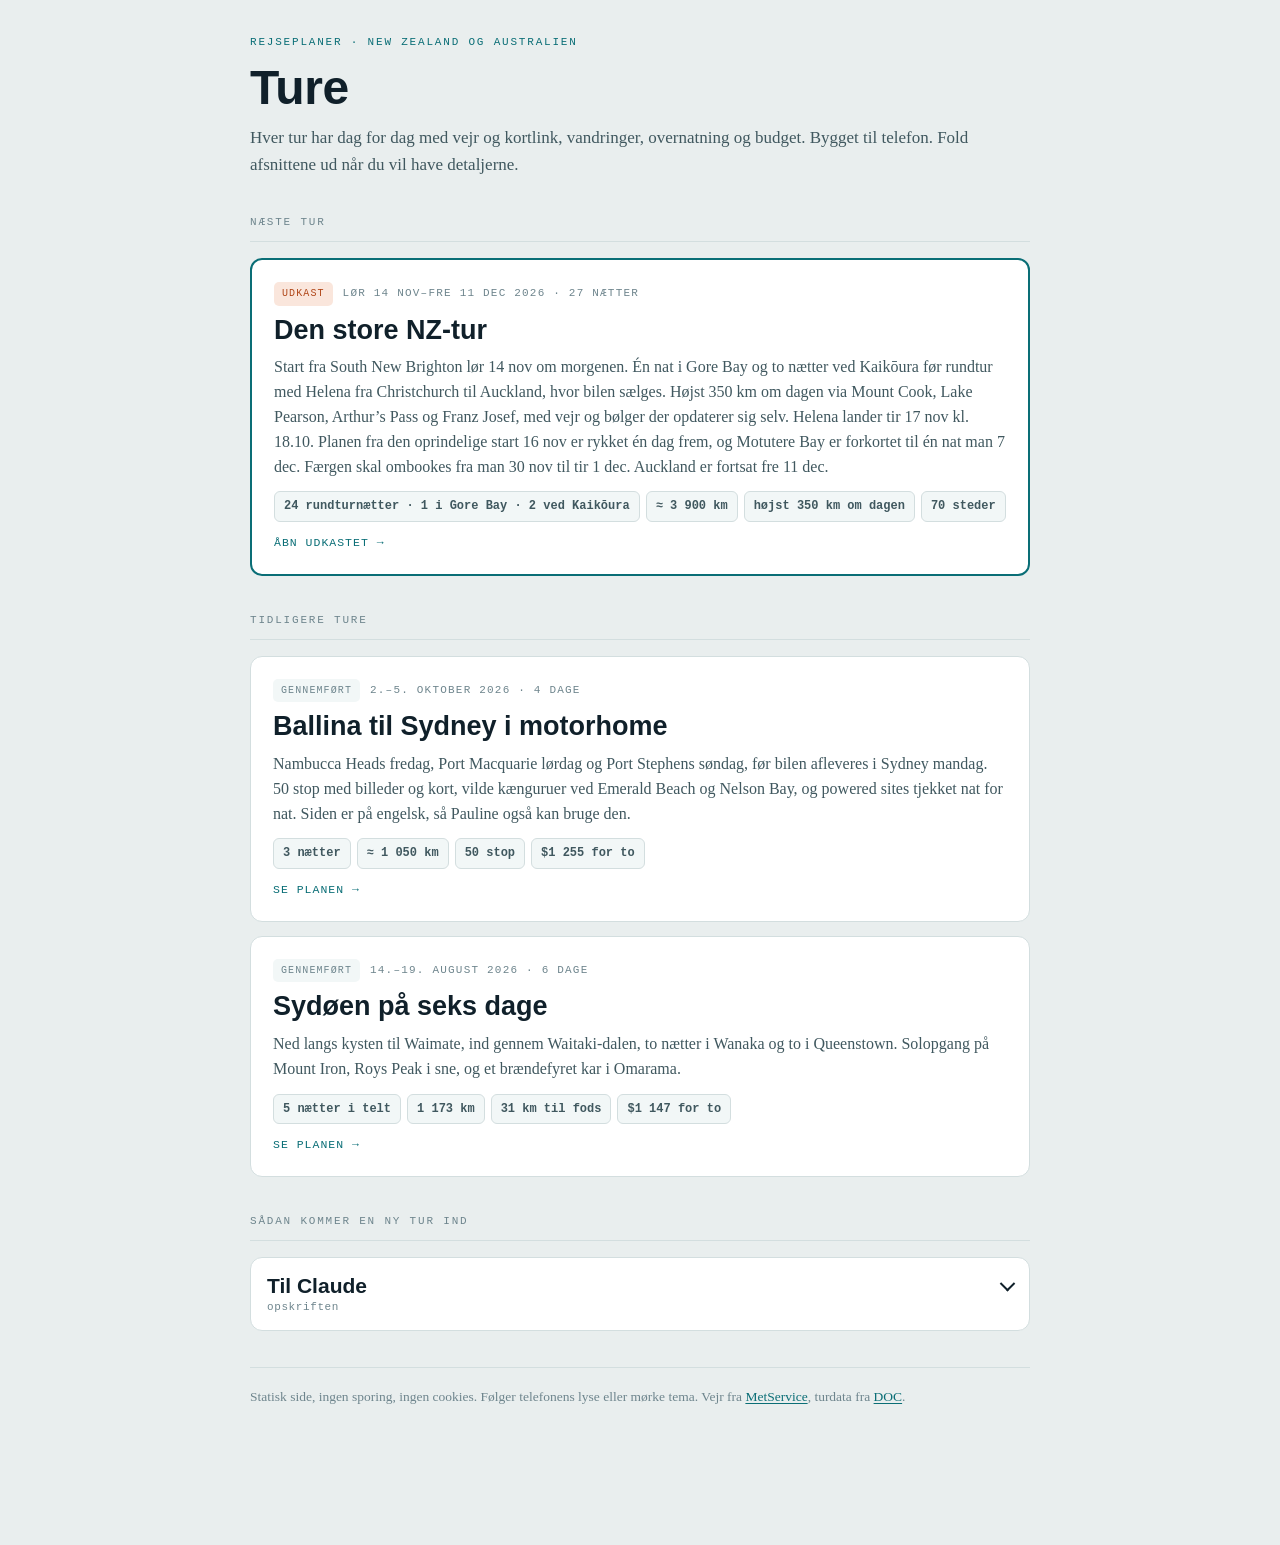
<file: index.html>
<!doctype html>
<html lang="da">
<head>
<meta charset="utf-8">
<meta name="viewport" content="width=device-width, initial-scale=1">
<title>Ture · Karstens rejseplaner</title>
<meta name="description" content="Samling af planlagte og gennemførte ture. Hver tur har dag for dag, vejr, vandringer, kortlink og budget.">
<meta name="theme-color" content="#0A6E76">
<link rel="stylesheet" href="assets/style.css">
<link rel="icon" href="data:image/svg+xml,<svg xmlns=%22http://www.w3.org/2000/svg%22 viewBox=%220 0 100 100%22><text y=%22.9em%22 font-size=%2290%22>🏔️</text></svg>">
</head>
<body>

<div class="wrap">

  <header class="top">
    <p class="eyebrow">Rejseplaner · New Zealand og Australien</p>
    <h1>Ture</h1>
    <p class="standfirst">Hver tur har dag for dag med vejr og kortlink, vandringer, overnatning og budget. Bygget til telefon. Fold afsnittene ud når du vil have detaljerne.</p>
  </header>

  <section>
    <h2 class="sec">Næste tur</h2>

    <div class="trips">

      <!-- ===================================================================
           TURKORT — kopiér blokken herunder når der skal en ny tur ind.
           badge: soon = kommende · done = gennemført · idea = idé
           =================================================================== -->

      <a class="trip next" href="trips/2026-11-nz-rundtur.html">
        <div class="trip-when">
          <span class="badge idea">Udkast</span>
          <span>lør 14 nov–fre 11 dec 2026 · 27 nætter</span>
        </div>
        <h3>Den store NZ-tur</h3>
        <p>Start fra South New Brighton lør 14 nov om morgenen. Én nat i Gore Bay og to nætter ved Kaikōura før rundtur med Helena fra Christchurch til Auckland, hvor bilen sælges. Højst 350 km om dagen via Mount Cook, Lake Pearson, Arthur’s Pass og Franz Josef, med vejr og bølger der opdaterer sig selv. Helena lander tir 17 nov kl. 18.10. Planen fra den oprindelige start 16 nov er rykket én dag frem, og Motutere Bay er forkortet til én nat man 7 dec. Færgen skal ombookes fra man 30 nov til tir 1 dec. Auckland er fortsat fre 11 dec.</p>
        <div class="trip-stats">
          <span>24 rundturnætter · 1 i Gore Bay · 2 ved Kaikōura</span>
          <span>≈ 3 900 km</span>
          <span>højst 350 km om dagen</span>
          <span>70 steder</span>
        </div>
        <div class="trip-go">Åbn udkastet →</div>
      </a>

    </div>
  </section>

  <section>
    <h2 class="sec">Tidligere ture</h2>
    <div class="trips">

      <!-- ===================================================================
           TIDLIGERE TURE
           Kopiér blokken herunder pr. tur. Har turen ingen egen side endnu,
           så lad den være et <div class="trip"> uden href, og skift
           .trip-go ud med en tom streng. Ellers peg href mod trips/-filen.
           =================================================================== -->

      <a class="trip" href="trips/2026-10-brisbane-sydney.html">
        <div class="trip-when">
          <span class="badge done">Gennemført</span>
          <span>2.–5. oktober 2026 · 4 dage</span>
        </div>
        <h3>Ballina til Sydney i motorhome</h3>
        <p>Nambucca Heads fredag, Port Macquarie lørdag og Port Stephens søndag, før bilen afleveres i Sydney mandag. 50 stop med billeder og kort, vilde kænguruer ved Emerald Beach og Nelson Bay, og powered sites tjekket nat for nat. Siden er på engelsk, så Pauline også kan bruge den.</p>
        <div class="trip-stats">
          <span>3 nætter</span>
          <span>≈ 1 050 km</span>
          <span>50 stop</span>
          <span>$1 255 for to</span>
        </div>
        <div class="trip-go">Se planen →</div>
      </a>

      <a class="trip" href="trips/2026-08-sydoeen.html">
        <div class="trip-when">
          <span class="badge done">Gennemført</span>
          <span>14.–19. august 2026 · 6 dage</span>
        </div>
        <h3>Sydøen på seks dage</h3>
        <p>Ned langs kysten til Waimate, ind gennem Waitaki-dalen, to nætter i Wanaka og to i Queenstown. Solopgang på Mount Iron, Roys Peak i sne, og et brændefyret kar i Omarama.</p>
        <div class="trip-stats">
          <span>5 nætter i telt</span>
          <span>1 173 km</span>
          <span>31 km til fods</span>
          <span>$1 147 for to</span>
        </div>
        <div class="trip-go">Se planen →</div>
      </a>

    </div>
  </section>

  <section>
    <h2 class="sec">Sådan kommer en ny tur ind</h2>
    <div class="panel">
      <details>
        <summary><span class="lead">Til Claude</span> <span class="hint">opskriften</span></summary>
        <div class="det-body">
          <p style="margin:0;font-size:16px;color:var(--ink-2);">Sig bare <em>&laquo;læg turen ind i ture-platformen&raquo;</em>. Fremgangsmåden ligger i <code>README.md</code> i repoet, og kort fortalt er den:</p>
          <ul class="plain">
            <li>Ny fil i <code>trips/</code> med navnet <code>ÅÅÅÅ-MM-sted.html</code></li>
            <li>Den linker til <code>../assets/style.css</code> og <code>../assets/map.js</code>, så designet følger med af sig selv</li>
            <li>Samme opbygning: dagkort med vejr og kortlink, foldbare paneler til kort, vejr, vandringer, budget og pakkeliste</li>
            <li>Et nyt turkort øverst i <code>index.html</code>, og den gamle tur flytter ned under Tidligere</li>
            <li>Commit og push, så er den live på GitHub Pages efter cirka 30 sekunder</li>
          </ul>
          <p class="note ok"><b>Designet skal ikke genopfindes.</b> Alt ligger i <code>assets/style.css</code>. Skal en ny tur have en ny komponent, så læg den i stilarket så den også kan bruges næste gang.</p>
        </div>
      </details>
    </div>
  </section>

  <footer>
    Statisk side, ingen sporing, ingen cookies. Følger telefonens lyse eller mørke tema.
    Vejr fra <a href="https://www.metservice.com/" target="_blank" rel="noopener noreferrer">MetService</a>, turdata fra <a href="https://www.doc.govt.nz/" target="_blank" rel="noopener noreferrer">DOC</a>.
  </footer>

</div>

</body>
</html>
</file>
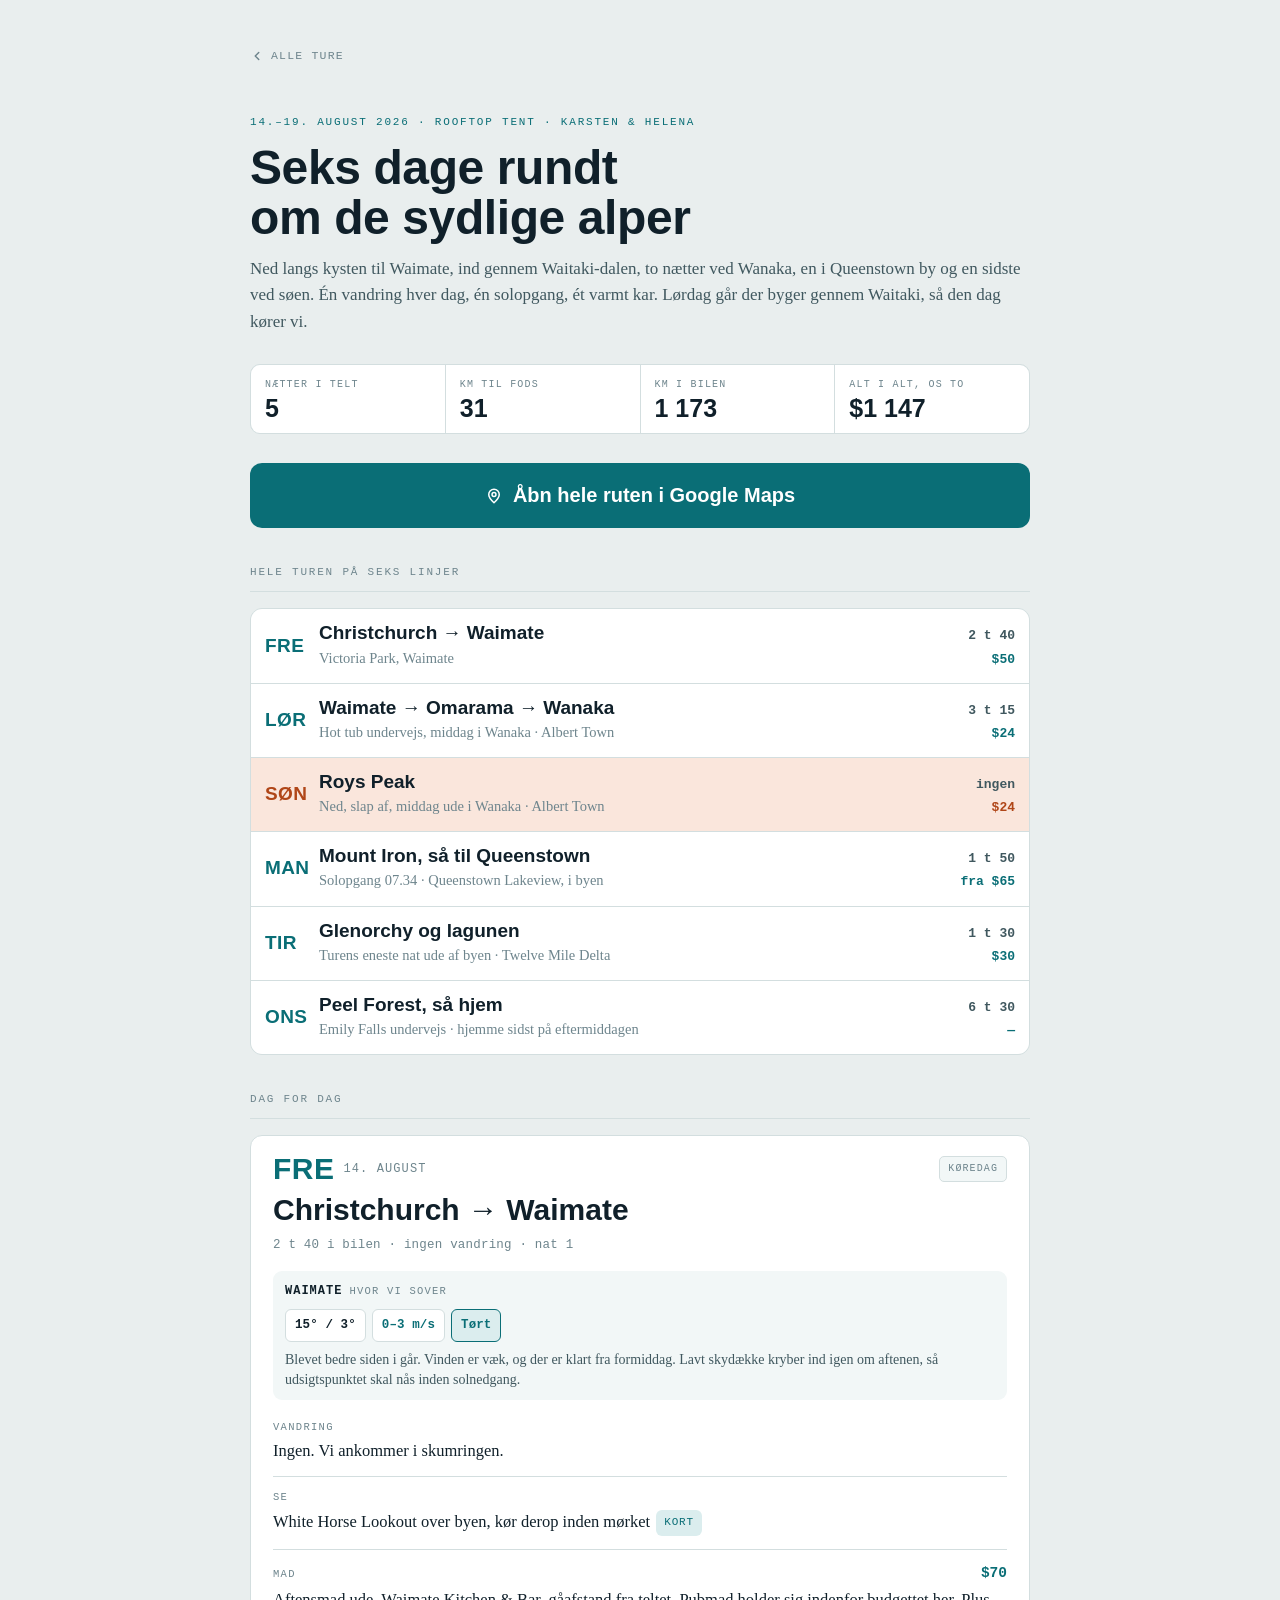
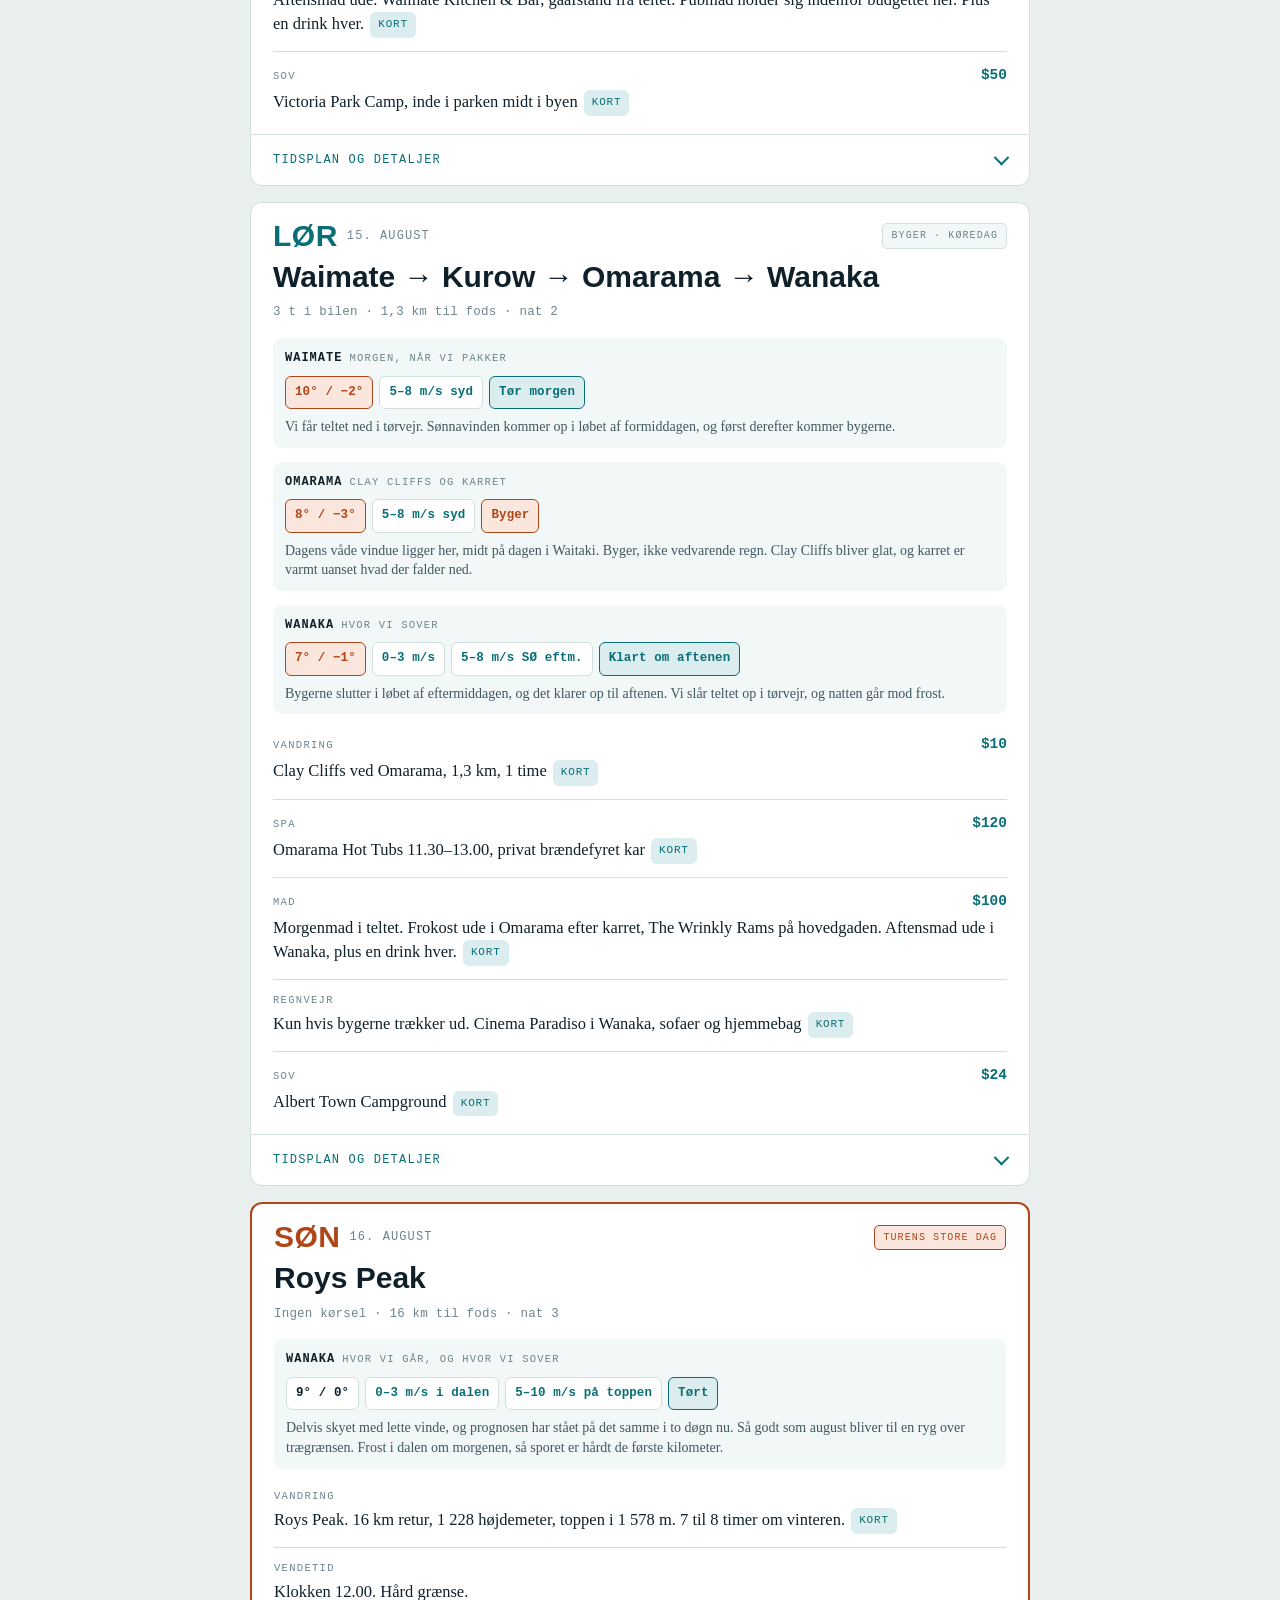
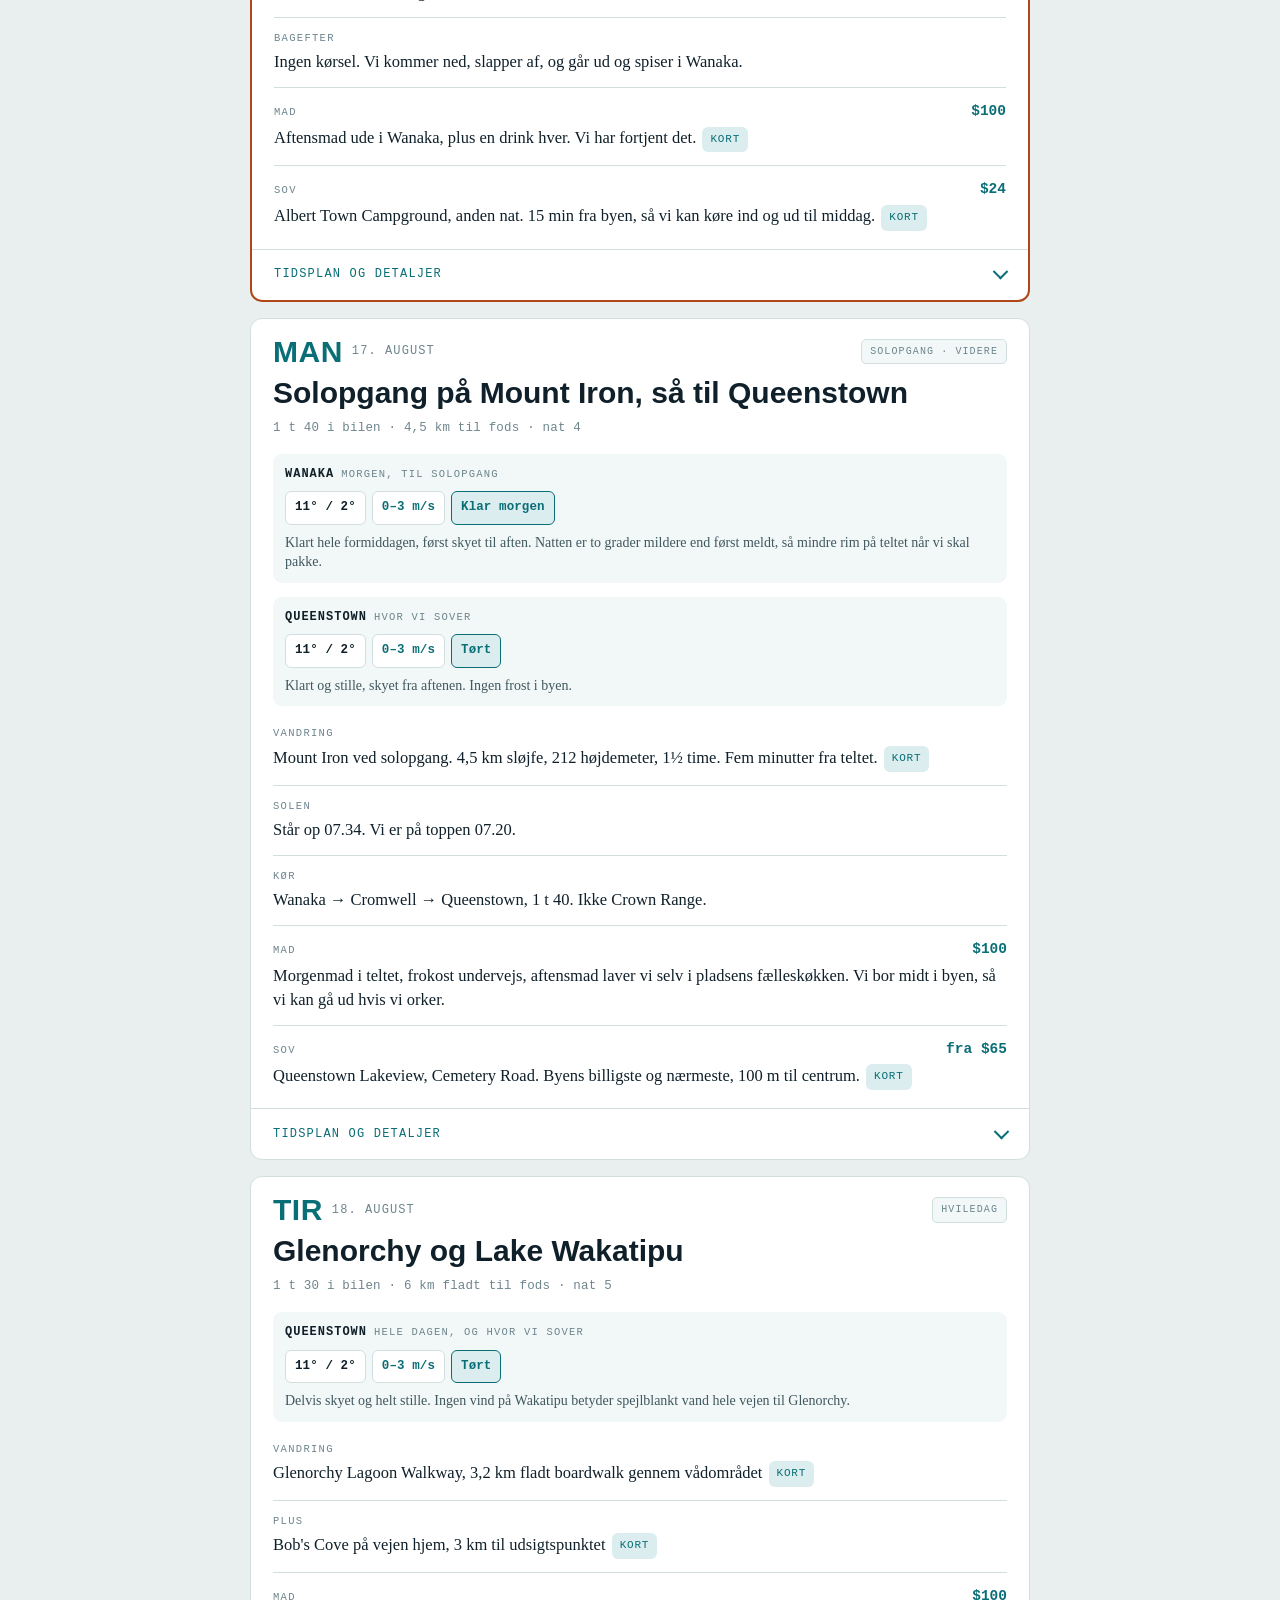
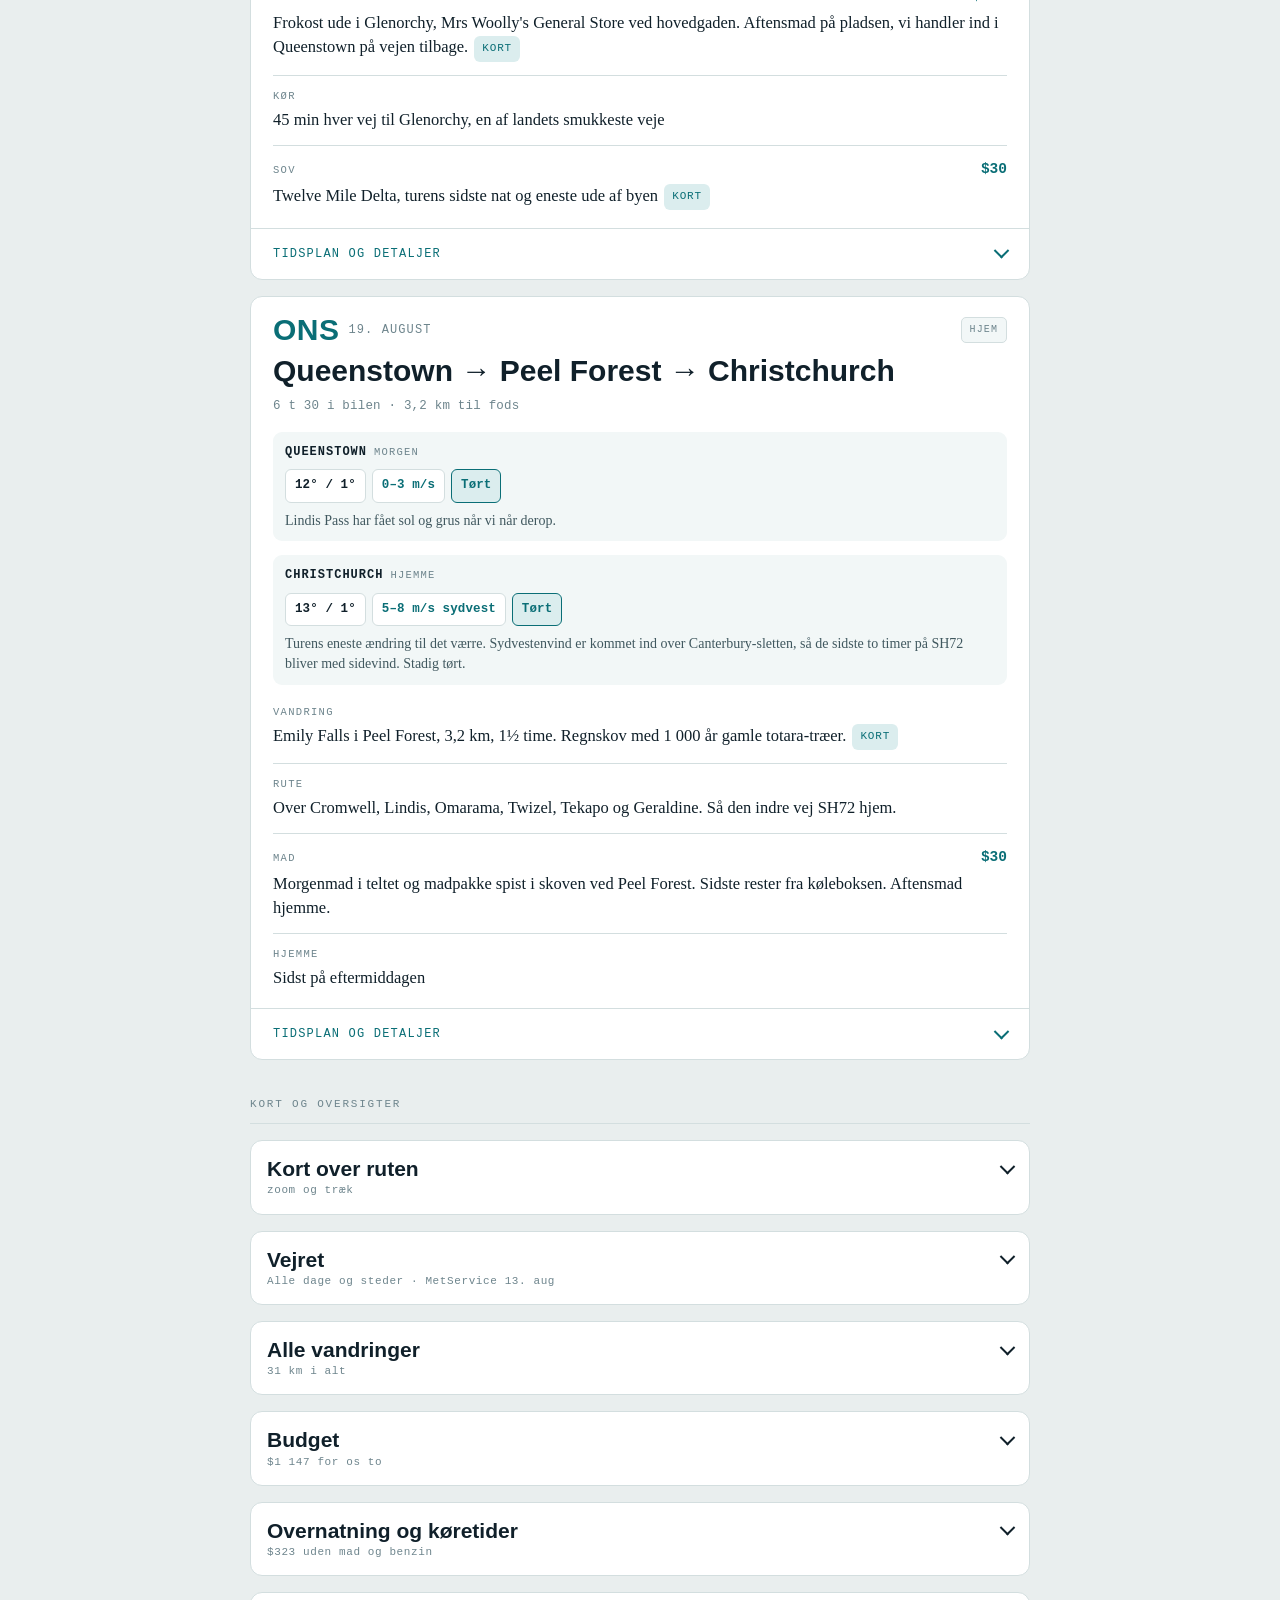
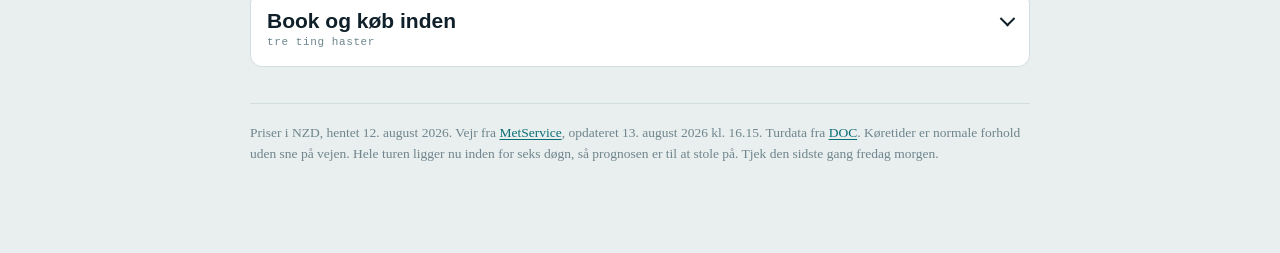
<file: trips/2026-08-sydoeen.html>
<!doctype html>
<html lang="da">
<head>
<meta charset="utf-8">
<meta name="viewport" content="width=device-width, initial-scale=1">
<title>Sydøen på seks dage · 14.–19. august 2026 · Ture</title>
<meta name="description" content="Roadtrip på New Zealands Sydø: Waimate, Waitaki, Wanaka, Roys Peak og Queenstown. Seks dage, fem nætter i rooftop tent.">
<meta name="theme-color" content="#0A6E76">
<link rel="stylesheet" href="../assets/style.css">
<link rel="icon" href="data:image/svg+xml,<svg xmlns=%22http://www.w3.org/2000/svg%22 viewBox=%220 0 100 100%22><text y=%22.9em%22 font-size=%2290%22>🏔️</text></svg>">
</head>
<body>
<div class="wrap">
  <a class="back" href="../index.html">
    <svg width="14" height="14" viewBox="0 0 24 24" fill="none" stroke="currentColor" stroke-width="2.5" stroke-linecap="round" stroke-linejoin="round" aria-hidden="true"><path d="M15 18l-6-6 6-6"/></svg>
    Alle ture
  </a>


  <header class="top">
    <p class="eyebrow">14.–19. august 2026 · rooftop tent · Karsten &amp; Helena</p>
    <h1>Seks dage rundt om de sydlige alper</h1>
    <p class="standfirst">Ned langs kysten til Waimate, ind gennem Waitaki-dalen, to nætter ved Wanaka, en i Queenstown by og en sidste ved søen. Én vandring hver dag, én solopgang, ét varmt kar. Lørdag går der byger gennem Waitaki, så den dag kører vi.</p>

    <dl class="facts">
      <div class="fact"><dt>Nætter i telt</dt><dd>5</dd></div>
      <div class="fact"><dt>Km til fods</dt><dd>31</dd></div>
      <div class="fact"><dt>Km i bilen</dt><dd>1 173</dd></div>
      <div class="fact"><dt>Alt i alt, os to</dt><dd>$1 147</dd></div>
    </dl>

    <a class="cta" href="https://www.google.com/maps/dir/?api=1&amp;origin=Christchurch,New+Zealand&amp;destination=Christchurch,New+Zealand&amp;waypoints=Waimate,New+Zealand%7CKurow,New+Zealand%7COmarama,New+Zealand%7CWanaka,New+Zealand%7CQueenstown,New+Zealand&amp;travelmode=driving" target="_blank" rel="noopener noreferrer">
      <svg width="18" height="18" viewBox="0 0 24 24" fill="none" stroke="currentColor" stroke-width="2" stroke-linecap="round" stroke-linejoin="round" aria-hidden="true"><path d="M12 21s-7-6.4-7-11a7 7 0 1 1 14 0c0 4.6-7 11-7 11z"/><circle cx="12" cy="10" r="2.6"/></svg>
      Åbn hele ruten i Google Maps
    </a>
  </header>

    <section>
    <h2 class="sec">Hele turen på seks linjer</h2>
    <ol class="ov">
      <li><a href="#fre">
        <span class="ov-day">FRE</span>
        <span class="ov-route">Christchurch → Waimate</span>
        <span class="ov-sleep">Victoria Park, Waimate</span>
        <span class="ov-drive">2 t 40</span>
        <span class="ov-cost">$50</span>
      </a></li>
      <li><a href="#lor">
        <span class="ov-day">LØR</span>
        <span class="ov-route">Waimate → Omarama → Wanaka</span>
        <span class="ov-sleep">Hot tub undervejs, middag i Wanaka · Albert Town</span>
        <span class="ov-drive">3 t 15</span>
        <span class="ov-cost">$24</span>
      </a></li>
      <li class="big"><a href="#son">
        <span class="ov-day">SØN</span>
        <span class="ov-route">Roys Peak</span>
        <span class="ov-sleep">Ned, slap af, middag ude i Wanaka · Albert Town</span>
        <span class="ov-drive">ingen</span>
        <span class="ov-cost">$24</span>
      </a></li>
      <li><a href="#man">
        <span class="ov-day">MAN</span>
        <span class="ov-route">Mount Iron, så til Queenstown</span>
        <span class="ov-sleep">Solopgang 07.34 · Queenstown Lakeview, i byen</span>
        <span class="ov-drive">1 t 50</span>
        <span class="ov-cost">fra $65</span>
      </a></li>
      <li><a href="#tir">
        <span class="ov-day">TIR</span>
        <span class="ov-route">Glenorchy og lagunen</span>
        <span class="ov-sleep">Turens eneste nat ude af byen · Twelve Mile Delta</span>
        <span class="ov-drive">1 t 30</span>
        <span class="ov-cost">$30</span>
      </a></li>
      <li><a href="#ons">
        <span class="ov-day">ONS</span>
        <span class="ov-route">Peel Forest, så hjem</span>
        <span class="ov-sleep">Emily Falls undervejs · hjemme sidst på eftermiddagen</span>
        <span class="ov-drive">6 t 30</span>
        <span class="ov-cost">—</span>
      </a></li>
    </ol>
  </section>

  <section>
    <h2 class="sec">Dag for dag</h2>

    <div class="days">

      <!-- ============ FREDAG ============ -->
      <article class="day" id="fre">
        <div class="day-head">
          <div class="day-id"><span class="dow">FRE</span><span class="date">14. august</span><span class="tagline">Køredag</span></div>
          <h3 class="day-title">Christchurch → Waimate</h3>
          <p class="day-sum">2 t 40 i bilen · ingen vandring · nat 1</p>
        </div>

        <div class="wx">
          <div class="wx-row">
            <div class="wx-place"><strong>Waimate</strong>hvor vi sover</div>
            <div class="chips">
              <span class="chip">15° / 3°</span>
              <span class="chip wind">0–3 m/s</span>
              <span class="chip dry">Tørt</span>
            </div>
              <p class="wx-note">Blevet bedre siden i går. Vinden er væk, og der er klart fra formiddag. Lavt skydække kryber ind igen om aftenen, så udsigtspunktet skal nås inden solnedgang.</p>
          </div>
        </div>

        <ul class="keys">
          <li><div class="k-top"><b>Vandring</b></div><div class="val">Ingen. Vi ankommer i skumringen.</div></li>
          <li><div class="k-top"><b>Se</b></div><div class="val">White Horse Lookout over byen, kør derop inden mørket <a class="pin" href="https://www.google.com/maps/search/?api=1&amp;query=White+Horse+Lookout+Waimate" target="_blank" rel="noopener noreferrer">Kort</a></div></li>
          <li><div class="k-top"><b>Mad</b><span class="cost">$70</span></div><div class="val">Aftensmad ude. Waimate Kitchen &amp; Bar, gåafstand fra teltet. Pubmad holder sig indenfor budgettet her. Plus en drink hver. <a class="pin" href="https://www.google.com/maps/search/?api=1&amp;query=The+Waimate+Kitchen+and+Bar" target="_blank" rel="noopener noreferrer">Kort</a></div></li>
          <li><div class="k-top"><b>Sov</b><span class="cost">$50</span></div><div class="val">Victoria Park Camp, inde i parken midt i byen <a class="pin" href="https://www.google.com/maps/search/?api=1&amp;query=Victoria+Park+Camping+Ground+Waimate" target="_blank" rel="noopener noreferrer">Kort</a></div></li>
        </ul>

        <details>
          <summary>Tidsplan og detaljer</summary>
          <div class="det-body">
            <ul class="tl">
              <li><time>14.00</time><span>Kør fra Christchurch når indkøbet er overstået. SH1 ned over Ashburton og Timaru, så 8 km ind i landet.</span></li>
              <li><time>16.40</time><span>I Waimate. Slå teltet op i Victoria Park mens der stadig er lys.</span></li>
              <li><time>17.10</time><span>White Horse Lookout. Udsigt over sletten til Stillehavet i den ene retning og op ad Waitaki i den anden, altså den vej vi skal i morgen. Solnedgang 17.48.</span></li>
              <li><time>18.30</time><span>Middag i byen. Alle tre spisesteder er i gåafstand fra pladsen, så vi kan drikke et glas til.</span></li>
            </ul>
            <p class="note ok"><b>Wallabyerne er gratis.</b> Der er en indhegning med wallabyer, påfugle og fugle inde i Victoria Park, altså lige uden for teltet. Waimate er den eneste by i landet hvor de også lever vildt i bakkerne omkring.</p>
            <p class="note">Ring til spisestedet i forvejen. Det er en lille by og en vinterfredag, så åbningstiderne kan svigte. Alternativerne er Waimate Hotel med bistro og havebar, og Studholme Hotel som serverer 17 til 20.</p>
          </div>
        </details>
      </article>

      <!-- ============ LØRDAG ============ -->
      <article class="day" id="lor">
        <div class="day-head">
          <div class="day-id"><span class="dow">LØR</span><span class="date">15. august</span><span class="tagline">Byger · køredag</span></div>
          <h3 class="day-title">Waimate → Kurow → Omarama → Wanaka</h3>
          <p class="day-sum">3 t i bilen · 1,3 km til fods · nat 2</p>
        </div>

        <div class="wx">
          <div class="wx-row">
            <div class="wx-place"><strong>Waimate</strong>morgen, når vi pakker</div>
            <div class="chips">
              <span class="chip cold">10° / −2°</span>
              <span class="chip wind">5–8 m/s syd</span>
              <span class="chip dry">Tør morgen</span>
            </div>
              <p class="wx-note">Vi får teltet ned i tørvejr. Sønnavinden kommer op i løbet af formiddagen, og først derefter kommer bygerne.</p>
          </div>
          <div class="wx-row">
            <div class="wx-place"><strong>Omarama</strong>Clay Cliffs og karret</div>
            <div class="chips">
              <span class="chip cold">8° / −3°</span>
              <span class="chip wind">5–8 m/s syd</span>
              <span class="chip wet">Byger</span>
            </div>
              <p class="wx-note">Dagens våde vindue ligger her, midt på dagen i Waitaki. Byger, ikke vedvarende regn. Clay Cliffs bliver glat, og karret er varmt uanset hvad der falder ned.</p>
          </div>
          <div class="wx-row">
            <div class="wx-place"><strong>Wanaka</strong>hvor vi sover</div>
            <div class="chips">
              <span class="chip cold">7° / −1°</span>
              <span class="chip wind">0–3 m/s</span>
              <span class="chip wind">5–8 m/s SØ eftm.</span>
              <span class="chip dry">Klart om aftenen</span>
            </div>
              <p class="wx-note">Bygerne slutter i løbet af eftermiddagen, og det klarer op til aftenen. Vi slår teltet op i tørvejr, og natten går mod frost.</p>
          </div>
        </div>

        <ul class="keys">
          <li><div class="k-top"><b>Vandring</b><span class="cost">$10</span></div><div class="val">Clay Cliffs ved Omarama, 1,3 km, 1 time <a class="pin" href="https://www.google.com/maps/search/?api=1&amp;query=Clay+Cliffs+Omarama" target="_blank" rel="noopener noreferrer">Kort</a></div></li>
          <li><div class="k-top"><b>Spa</b><span class="cost">$120</span></div><div class="val">Omarama Hot Tubs 11.30–13.00, privat brændefyret kar <a class="pin" href="https://www.google.com/maps/search/?api=1&amp;query=Omarama+Hot+Tubs" target="_blank" rel="noopener noreferrer">Kort</a></div></li>
          <li><div class="k-top"><b>Mad</b><span class="cost">$100</span></div><div class="val">Morgenmad i teltet. Frokost ude i Omarama efter karret, The Wrinkly Rams på hovedgaden. Aftensmad ude i Wanaka, plus en drink hver. <a class="pin" href="https://www.google.com/maps/search/?api=1&amp;query=The+Wrinkly+Rams+Omarama" target="_blank" rel="noopener noreferrer">Kort</a></div></li>
          <li><div class="k-top"><b>Regnvejr</b></div><div class="val">Kun hvis bygerne trækker ud. Cinema Paradiso i Wanaka, sofaer og hjemmebag <a class="pin" href="https://www.google.com/maps/search/?api=1&amp;query=Cinema+Paradiso+Wanaka" target="_blank" rel="noopener noreferrer">Kort</a></div></li>
          <li><div class="k-top"><b>Sov</b><span class="cost">$24</span></div><div class="val">Albert Town Campground <a class="pin" href="https://www.google.com/maps/search/?api=1&amp;query=Albert+Town+Campground+Wanaka" target="_blank" rel="noopener noreferrer">Kort</a></div></li>
        </ul>

        <details>
          <summary>Tidsplan og detaljer</summary>
          <div class="det-body">
            <ul class="tl">
              <li><time>09.30</time><span>Pak teltet, og det bliver i tørvejr. SH82 ind gennem bakkerne til Kurow ved Waitaki-floden. <a class="pin" href="https://www.google.com/maps/search/?api=1&amp;query=Kurow+New+Zealand" target="_blank" rel="noopener noreferrer">Kort</a></span></li>
              <li><time>10.20</time><span>Kurow. Videre op ad SH83 langs Aviemore og Benmore, to store dæmningssøer. På en grå dag er de stålblå og helt tomme.</span></li>
              <li><time>11.30</time><span>Omarama Hot Tubs. Halvanden time i vores eget kar, ingen andre gæster, ingen klor. Vi skruer selv op med mere brænde.</span></li>
              <li><time>13.15</time><span>Clay Cliffs, ti minutter fra byen. Forvitrede lerpinakler i smalle kløfter, som et miniature Bryce Canyon midt i tussockgræsset.</span></li>
              <li><time>14.30</time><span>Over Lindis Pass mod Wanaka.</span></li>
              <li><time>15.50</time><span>I Wanaka. Bygerne skulle være holdt op. Aften i byen.</span></li>
            </ul>
            <p class="note"><b>Clay Cliffs kan svigte.</b> Der er 8 km grusvej derud, og stien bliver glat efter regn. Vejen er velvedligeholdt og kræver ikke firehjulstræk, men vi kommer forbi lige efter formiddagens byger. Ser det for pløret ud ved porten, så vend om, det koster kun $10 i honesty box.<br /><br />Reserven er søbredden i Wanaka om eftermiddagen. Flad grussti langs vandet mod Waterfall Creek, forbi det berømte træ. Gå 1,5 km ud og vend om.</p>
            <p class="note ok"><b>Valgfri omvej:</b> fra Kurow kan vi køre 25 km ned til Duntroon og se klippemalerierne under et kalkstensoverhæng og Elephant Rocks ude på markerne. Frem og tilbage koster 50 km og 40 minutter. Det er tørt under overhænget, så det virker i regn. <a class="pin" href="https://www.google.com/maps/search/?api=1&amp;query=Elephant+Rocks+Duntroon" target="_blank" rel="noopener noreferrer">Kort</a></p>
          </div>
        </details>
      </article>

      <!-- ============ SØNDAG ============ -->
      <article class="day big" id="son">
        <div class="day-head">
          <div class="day-id"><span class="dow">SØN</span><span class="date">16. august</span><span class="tagline">Turens store dag</span></div>
          <h3 class="day-title">Roys Peak</h3>
          <p class="day-sum">Ingen kørsel · 16 km til fods · nat 3</p>
        </div>

        <div class="wx">
          <div class="wx-row">
            <div class="wx-place"><strong>Wanaka</strong>hvor vi går, og hvor vi sover</div>
            <div class="chips">
              <span class="chip">9° / 0°</span>
              <span class="chip wind">0–3 m/s i dalen</span>
              <span class="chip wind">5–10 m/s på toppen</span>
              <span class="chip dry">Tørt</span>
            </div>
              <p class="wx-note">Delvis skyet med lette vinde, og prognosen har stået på det samme i to døgn nu. Så godt som august bliver til en ryg over trægrænsen. Frost i dalen om morgenen, så sporet er hårdt de første kilometer.</p>
          </div>
        </div>

        <ul class="keys">
          <li><div class="k-top"><b>Vandring</b></div><div class="val">Roys Peak. 16 km retur, 1 228 højdemeter, toppen i 1 578 m. 7 til 8 timer om vinteren. <a class="pin" href="https://www.google.com/maps/search/?api=1&amp;query=Roys+Peak+Track+car+park+Wanaka" target="_blank" rel="noopener noreferrer">Kort</a></div></li>
          <li><div class="k-top"><b>Vendetid</b></div><div class="val">Klokken 12.00. Hård grænse.</div></li>
          <li><div class="k-top"><b>Bagefter</b></div><div class="val">Ingen kørsel. Vi kommer ned, slapper af, og går ud og spiser i Wanaka.</div></li>
          <li><div class="k-top"><b>Mad</b><span class="cost">$100</span></div><div class="val">Aftensmad ude i Wanaka, plus en drink hver. Vi har fortjent det. <a class="pin" href="https://www.google.com/maps/search/?api=1&amp;query=cafes+Ardmore+Street+Wanaka" target="_blank" rel="noopener noreferrer">Kort</a></div></li>
          <li><div class="k-top"><b>Sov</b><span class="cost">$24</span></div><div class="val">Albert Town Campground, anden nat. 15 min fra byen, så vi kan køre ind og ud til middag. <a class="pin" href="https://www.google.com/maps/search/?api=1&amp;query=Albert+Town+Campground+Wanaka" target="_blank" rel="noopener noreferrer">Kort</a></div></li>
        </ul>

        <details>
          <summary>Tidsplan og detaljer</summary>
          <div class="det-body">
            <ul class="tl">
              <li><time>06.45</time><span>Op. Morgenmad i bilen. 20 minutters kørsel til trailhead.</span></li>
              <li><time>07.35</time><span>Afgang, lige når det bliver lyst.</span></li>
              <li><time>10.45</time><span>Ved det berømte udsigtspunkt omkring 1 250 m. Herfra er billedet taget.</span></li>
              <li><time>11.45</time><span>Toppen.</span></li>
              <li><time>12.00</time><span><b>Vendetid.</b> Er vi ikke på toppen nu, vender vi hvor vi står.</span></li>
              <li><time>15.00</time><span>Nede. Tilbage til pladsen, varmt tøj, ben op.</span></li>
              <li><time>18.00</time><span>Ind til Wanaka og spise. Ingen kørsel videre i dag.</span></li>
            </ul>
            <p class="note"><b>Er ryggen op til toppen blank is, bliver vi ved udsigtspunktet.</b> Alt over 1 000 m er lavineterræn om vinteren, og rapporter fra august beskriver 20 til 35 cm sne på den øverste del og stien trampet til is. Udsigten er den samme fra udsigtspunktet.</p>
            <p class="note ok"><b>Plan B hvis lørdag aften ser skidt ud:</b> Diamond Lake og en tur langs søen, så en rolig dag i Wanaka.</p>
            <p class="note"><b>Inden vi sover lørdag:</b> tjek NZ Avalanche Advisory for Wanaka og MetServices timeprognose for vinden søndag morgen. Står faregraden på Considerable eller derover, eller springer vinden over 10 m/s i dalen, så beslutter vi plan B aftenen før.</p>
          </div>
        </details>
      </article>

      <!-- ============ MANDAG ============ -->
      <article class="day" id="man">
        <div class="day-head">
          <div class="day-id"><span class="dow">MAN</span><span class="date">17. august</span><span class="tagline">Solopgang · videre</span></div>
          <h3 class="day-title">Solopgang på Mount Iron, så til Queenstown</h3>
          <p class="day-sum">1 t 40 i bilen · 4,5 km til fods · nat 4</p>
        </div>

        <div class="wx">
          <div class="wx-row">
            <div class="wx-place"><strong>Wanaka</strong>morgen, til solopgang</div>
            <div class="chips">
              <span class="chip">11° / 2°</span>
              <span class="chip wind">0–3 m/s</span>
              <span class="chip dry">Klar morgen</span>
            </div>
              <p class="wx-note">Klart hele formiddagen, først skyet til aften. Natten er to grader mildere end først meldt, så mindre rim på teltet når vi skal pakke.</p>
          </div>
          <div class="wx-row">
            <div class="wx-place"><strong>Queenstown</strong>hvor vi sover</div>
            <div class="chips">
              <span class="chip">11° / 2°</span>
              <span class="chip wind">0–3 m/s</span>
              <span class="chip dry">Tørt</span>
            </div>
              <p class="wx-note">Klart og stille, skyet fra aftenen. Ingen frost i byen.</p>
          </div>
        </div>

        <ul class="keys">
          <li><div class="k-top"><b>Vandring</b></div><div class="val">Mount Iron ved solopgang. 4,5 km sløjfe, 212 højdemeter, 1½ time. Fem minutter fra teltet. <a class="pin" href="https://www.google.com/maps/search/?api=1&amp;query=Mount+Iron+Track+car+park+Wanaka" target="_blank" rel="noopener noreferrer">Kort</a></div></li>
          <li><div class="k-top"><b>Solen</b></div><div class="val">Står op 07.34. Vi er på toppen 07.20.</div></li>
          <li><div class="k-top"><b>Kør</b></div><div class="val">Wanaka → Cromwell → Queenstown, 1 t 40. Ikke Crown Range.</div></li>
          <li><div class="k-top"><b>Mad</b><span class="cost">$100</span></div><div class="val">Morgenmad i teltet, frokost undervejs, aftensmad laver vi selv i pladsens fælleskøkken. Vi bor midt i byen, så vi kan gå ud hvis vi orker.</div></li>
          <li><div class="k-top"><b>Sov</b><span class="cost">fra $65</span></div><div class="val">Queenstown Lakeview, Cemetery Road. Byens billigste og nærmeste, 100 m til centrum. <a class="pin" href="https://www.google.com/maps/search/?api=1&amp;query=Queenstown+Lakeview+Holiday+Park" target="_blank" rel="noopener noreferrer">Kort</a></div></li>
        </ul>

        <details>
          <summary>Tidsplan og detaljer</summary>
          <div class="det-body">
            <ul class="tl">
              <li><time>06.35</time><span>Op og afsted. Fem minutters kørsel fra Albert Town.</span></li>
              <li><time>06.45</time><span>Ved trailhead på SH84. Pandelampe på, det er helt mørkt.</span></li>
              <li><time>07.20</time><span>På toppen i 533 meter, fjorten minutter før solen.</span></li>
              <li><time>07.34</time><span>Solopgang. 360 grader over Lake Wanaka, Lake Hāwea, Clutha-dalen, Cardrona og hele Mount Aspiring National Park.</span></li>
              <li><time>08.30</time><span>Nede igen. Morgenmad, pak teltet.</span></li>
              <li><time>10.30</time><span>Kør mod Queenstown over Cromwell. Fremme cirka 12.15.</span></li>
              <li><time class="none">Eftm.</time><span>Fri i Queenstown. Pladsen ligger 100 m fra centrum, så bilen kan blive stående resten af dagen.</span></li>
            </ul>
            <p class="note ok"><b>Kort tur med vilje.</b> 4,5 km og 212 højdemeter dagen efter Roys Peak er lige tilpas til at få benene i gang igen uden at ødelægge dem. Og det er en blid måde at starte en køredag på.</p>
            <p class="note"><b>Tag tøjet på i bilen.</b> Det er koldt at stå stille på toppen ved 0 grader. Dunjakke og handsker på inden vi går, ikke først deroppe. Microspikes på, sporet er glat af is og mudder om vinteren. Og en termokande kaffe.</p>
            <p class="note"><b>Ikke Crown Range.</b> Den fryser til om morgenen. Cromwell-vejen tager en halv time længere og er en statsvej der bliver gruset.</p>
          </div>
        </details>
      </article>

      <!-- ============ TIRSDAG ============ -->
      <article class="day" id="tir">
        <div class="day-head">
          <div class="day-id"><span class="dow">TIR</span><span class="date">18. august</span><span class="tagline">Hviledag</span></div>
          <h3 class="day-title">Glenorchy og Lake Wakatipu</h3>
          <p class="day-sum">1 t 30 i bilen · 6 km fladt til fods · nat 5</p>
        </div>

        <div class="wx">
          <div class="wx-row">
            <div class="wx-place"><strong>Queenstown</strong>hele dagen, og hvor vi sover</div>
            <div class="chips">
              <span class="chip">11° / 2°</span>
              <span class="chip wind">0–3 m/s</span>
              <span class="chip dry">Tørt</span>
            </div>
              <p class="wx-note">Delvis skyet og helt stille. Ingen vind på Wakatipu betyder spejlblankt vand hele vejen til Glenorchy.</p>
          </div>
        </div>

        <ul class="keys">
          <li><div class="k-top"><b>Vandring</b></div><div class="val">Glenorchy Lagoon Walkway, 3,2 km fladt boardwalk gennem vådområdet <a class="pin" href="https://www.google.com/maps/search/?api=1&amp;query=Glenorchy+Lagoon+Walkway" target="_blank" rel="noopener noreferrer">Kort</a></div></li>
          <li><div class="k-top"><b>Plus</b></div><div class="val">Bob's Cove på vejen hjem, 3 km til udsigtspunktet <a class="pin" href="https://www.google.com/maps/search/?api=1&amp;query=Bobs+Cove+Track+car+park+Queenstown" target="_blank" rel="noopener noreferrer">Kort</a></div></li>
          <li><div class="k-top"><b>Mad</b><span class="cost">$100</span></div><div class="val">Frokost ude i Glenorchy, Mrs Woolly's General Store ved hovedgaden. Aftensmad på pladsen, vi handler ind i Queenstown på vejen tilbage. <a class="pin" href="https://www.google.com/maps/search/?api=1&amp;query=Mrs+Woollys+General+Store+Glenorchy" target="_blank" rel="noopener noreferrer">Kort</a></div></li>
          <li><div class="k-top"><b>Kør</b></div><div class="val">45 min hver vej til Glenorchy, en af landets smukkeste veje</div></li>
          <li><div class="k-top"><b>Sov</b><span class="cost">$30</span></div><div class="val">Twelve Mile Delta, turens sidste nat og eneste ude af byen <a class="pin" href="https://www.google.com/maps/search/?api=1&amp;query=Twelve+Mile+Delta+Campsite+Queenstown" target="_blank" rel="noopener noreferrer">Kort</a></div></li>
        </ul>

        <details>
          <summary>Tidsplan og detaljer</summary>
          <div class="det-body">
            <ul class="tl">
              <li><time>09.30</time><span>Kør mod Glenorchy langs Lake Wakatipu. Der er udsigtspunkter hele vejen, så tag den med ro.</span></li>
              <li><time>10.30</time><span>Glenorchy Lagoon Walkway. Fladt boardwalk gennem vådområdet med Mt Earnslaw spejlet i lagunen. En til to timer.</span></li>
              <li><time>12.30</time><span>Frokost i Glenorchy.</span></li>
              <li><time>14.00</time><span>Bob's Cove på vejen tilbage, 14 km fra Queenstown. Kort sløjfe op til Picnic Point over den turkise vig.</span></li>
              <li><time>15.30</time><span>Handl ind i Queenstown og kør ud til Twelve Mile Delta. Turens sidste nat er den eneste ude af byen, ved søbredden med Cecil Peak på den anden side. Vi laver mad selv.</span></li>
            </ul>
            <p class="note ok"><b>Begge ture er flade.</b> Det er meningen. Efter 16 km og 1 228 højdemeter i går er fladt gå den bedste restitution, og begge steder er blandt de smukkeste på hele turen uden at koste noget af benene.</p>
            <p class="note"><b>Drop Queenstown Hill og Ben Lomond.</b> Og ingen Onsen, vi har haft vores spa.</p>
            <p class="note ok"><b>Vil I hellere ud at spise i Queenstown</b> end at lave mad på pladsen, så byt med søndag aften i Wanaka. Regnestykket ender det samme sted, det er bare en anden by. Bemærk bare at søndag skal vi tidligt i seng.</p>
            <p class="note">Lagunen kan stå under vand efter kraftig eller langvarig regn. Søndag og mandag er tørre, så det burde være fint, men tjek ved parkeringen.</p>
          </div>
        </details>
      </article>

      <!-- ============ ONSDAG ============ -->
      <article class="day" id="ons">
        <div class="day-head">
          <div class="day-id"><span class="dow">ONS</span><span class="date">19. august</span><span class="tagline">Hjem</span></div>
          <h3 class="day-title">Queenstown → Peel Forest → Christchurch</h3>
          <p class="day-sum">6 t 30 i bilen · 3,2 km til fods</p>
        </div>

        <div class="wx">
          <div class="wx-row">
            <div class="wx-place"><strong>Queenstown</strong>morgen</div>
            <div class="chips">
              <span class="chip">12° / 1°</span>
              <span class="chip wind">0–3 m/s</span>
              <span class="chip dry">Tørt</span>
            </div>
              <p class="wx-note">Lindis Pass har fået sol og grus når vi når derop.</p>
          </div>
          <div class="wx-row">
            <div class="wx-place"><strong>Christchurch</strong>hjemme</div>
            <div class="chips">
              <span class="chip">13° / 1°</span>
              <span class="chip wind">5–8 m/s sydvest</span>
              <span class="chip dry">Tørt</span>
            </div>
              <p class="wx-note">Turens eneste ændring til det værre. Sydvestenvind er kommet ind over Canterbury-sletten, så de sidste to timer på SH72 bliver med sidevind. Stadig tørt.</p>
          </div>
        </div>

        <ul class="keys">
          <li><div class="k-top"><b>Vandring</b></div><div class="val">Emily Falls i Peel Forest, 3,2 km, 1½ time. Regnskov med 1 000 år gamle totara-træer. <a class="pin" href="https://www.google.com/maps/search/?api=1&amp;query=Emily+Falls+Track+Peel+Forest" target="_blank" rel="noopener noreferrer">Kort</a></div></li>
          <li><div class="k-top"><b>Rute</b></div><div class="val">Over Cromwell, Lindis, Omarama, Twizel, Tekapo og Geraldine. Så den indre vej SH72 hjem.</div></li>
          <li><div class="k-top"><b>Mad</b><span class="cost">$30</span></div><div class="val">Morgenmad i teltet og madpakke spist i skoven ved Peel Forest. Sidste rester fra køleboksen. Aftensmad hjemme.</div></li>
          <li><div class="k-top"><b>Hjemme</b></div><div class="val">Sidst på eftermiddagen</div></li>
        </ul>

        <details>
          <summary>Tidsplan og detaljer</summary>
          <div class="det-body">
            <ul class="tl">
              <li><time>08.30</time><span>Kør. Lindis Pass har fået sol og grus når vi når derop.</span></li>
              <li><time>13.30</time><span>Geraldine. Drej nord ad SH72 i stedet for at fortsætte mod motorvejen.</span></li>
              <li><time>14.00</time><span>Peel Forest. Emily Falls Track gennem gammel podocarp-skov. Den eneste rigtige skov på hele turen.</span></li>
              <li><time>15.30</time><span>Videre ad SH72 over Mt Somers og Methven.</span></li>
              <li><time>17.15</time><span>Hjemme.</span></li>
            </ul>
            <p class="note ok"><b>SH72 er ikke en omvej, det er en anden rute hjem.</b> Den indre vej koster cirka 40 minutter mod motorvejen, og til gengæld får vi Peel Forest med. Er vi trætte, så kør bare SH79 og SH1 og drop skoven.</p>
            <p class="note">Vi passerer Tekapo på vejen. Vi stopper ikke, men vi får den fra bilen.</p>
          </div>
        </details>
      </article>

    </div>
  </section>

  <!-- ============ KORT ============ -->
  <section>
    <h2 class="sec">Kort og oversigter</h2>

    <div class="panel">
      <details>
        <summary><span class="lead">Kort over ruten</span> <span class="hint">zoom og træk</span></summary>
        <div class="det-body">
          <figure style="margin:0;display:flex;flex-direction:column;gap:12px;">
            <div class="map-frame" id="frame" tabindex="0" aria-label="Zoombart kort over Sydøen.">
              <svg id="map" viewBox="0 0 1460 920" preserveAspectRatio="xMidYMid meet" role="img"
                   aria-label="Kort over den sydlige del af New Zealands Sydø med ruten fra Christchurch via Waimate, Kurow, Omarama, Wanaka, Roys Peak, Queenstown og Glenorchy.">
                <defs>
                  <marker id="homeArrow" viewBox="0 0 10 10" refX="9" refY="5" markerWidth="6" markerHeight="6" orient="auto">
                    <path d="M 0 0 L 10 5 L 0 10 z" fill="#6E858D" />
                  </marker>
                </defs>
                <g id="vp">
                  <path class="map-land" d="M 1349 40 L 1293 85 L 1280 149 L 1290 200 L 1360 208 L 1335 284 L 1282 281
                                            L 1176 292 L 1094 334 L 984 429 L 962 502 L 927 628 L 878 816 L 866 850
                                            L 800 872 L 760 920 L 55 920 L 30 810 L 101 684 L 148 606 L 227 544
                                            L 298 482 L 330 396 L 395 326 L 448 312 L 535 286 L 653 208 L 765 104 L 811 40 Z" />
                  <text class="map-region" x="1180" y="640" text-anchor="middle">STILLEHAVET</text>
                  <text class="map-region" x="470" y="150" text-anchor="middle">TASMANHAVET</text>
                  <text class="map-region" x="360" y="660" text-anchor="middle">FIORDLAND</text>

                  <path class="map-lake" d="M 824 266 L 840 264 L 842 296 L 834 316 L 826 312 L 820 290 Z" />
                  <path class="map-lake" d="M 757 296 L 773 292 L 775 340 L 769 370 L 761 372 L 755 336 Z" />
                  <path class="map-lake" d="M 696 374 L 708 372 L 710 396 L 702 402 L 696 390 Z" />
                  <path class="map-lake" d="M 756 464 L 792 460 L 802 480 L 782 498 L 758 490 Z" />
                  <path class="map-lake" d="M 544 446 L 558 442 L 564 470 L 560 494 L 554 510 L 548 492 L 542 468 Z" />
                  <path class="map-lake" d="M 392 548 L 408 544 L 464 596 L 478 650 L 480 720 L 462 722 L 458 616 L 404 566 L 388 556 Z" />
                  <path class="map-lake" d="M 268 578 L 284 574 L 292 620 L 296 680 L 288 736 L 276 730 L 272 660 L 264 610 Z" />

                  <polyline class="map-return" points="470,624 580,627 622,568 677,510 736,473 755,395 763,375 830,322 984,347 1266,188" marker-end="url(#homeArrow)" />
                  <text class="map-tiny" x="905" y="404" text-anchor="middle">ONS · hjem over Tekapo</text>

                  <polyline class="map-route" points="1266,188 1085,292 984,429 943,524 826,524 771,491 724,457 665,494 610,552 554,516 568,611 458,608" />
                  <polyline class="map-route" points="458,608 401,558" />

                  <text class="map-time" x="1142" y="316" text-anchor="start">2 t 40</text>
                  <text class="map-time" x="756" y="520" text-anchor="end">1 t 40</text>
                  <text class="map-time" x="648" y="478" text-anchor="end">1 t 20</text>
                  <text class="map-time" x="580" y="568" text-anchor="start">1 t 30</text>

                  <circle class="map-stop" cx="984" cy="429" r="5" stroke-width="2" />
                  <text class="map-tiny" x="998" y="424" text-anchor="start">Timaru</text>
                  <circle class="map-stop" cx="826" cy="524" r="5" stroke-width="2" />
                  <text class="map-tiny" x="838" y="508" text-anchor="start">Kurow</text>
                  <circle class="map-off" cx="828" cy="320" r="4.5" stroke-width="2" />
                  <text class="map-tiny" x="850" y="316" text-anchor="start">Tekapo, kun på hjemturen</text>
                  <circle class="map-off" cx="751" cy="393" r="4.5" stroke-width="2" />
                  <text class="map-tiny" x="736" y="398" text-anchor="end">Twizel</text>

                  <path class="map-rule" d="M 522 556 L 532 542" />
                  <path class="map-alp" d="M 534 518 L 546 538 L 522 538 Z" stroke-width="2.5" />
                  <text class="map-name" x="518" y="566" text-anchor="end">Roys Peak</text>
                  <text class="map-sub-a" x="518" y="588" text-anchor="end">MAN · 1 578 m</text>

                  <circle class="map-node" cx="1266" cy="188" r="11" />
                  <text class="map-name" x="1266" y="146" text-anchor="middle">Christchurch</text>
                  <text class="map-sub-m" x="1266" y="168" text-anchor="middle">START FRE · SLUT ONS</text>

                  <circle class="map-node" cx="943" cy="524" r="11" />
                  <text class="map-name" x="964" y="518" text-anchor="start">Waimate</text>
                  <text class="map-sub" x="964" y="540" text-anchor="start">FRE · nat 1</text>

                  <circle class="map-stop" cx="724" cy="457" r="8" />
                  <text class="map-name" x="744" y="438" text-anchor="start">Omarama</text>
                  <text class="map-sub-m" x="744" y="460" text-anchor="start">LØR · hot tub</text>

                  <circle class="map-node" cx="554" cy="516" r="11" />
                  <text class="map-name" x="576" y="470" text-anchor="start">Wanaka</text>
                  <text class="map-sub" x="576" y="492" text-anchor="start">LØR + SØN · nat 2–3</text>
                  <text class="map-sub" x="576" y="512" text-anchor="start">SØN · Mount Iron</text>

                  <circle class="map-stop" cx="401" cy="558" r="8" />
                  <text class="map-name" x="401" y="512" text-anchor="middle">Glenorchy</text>
                  <text class="map-sub-m" x="401" y="534" text-anchor="middle">TIR · lagunen</text>

                  <circle class="map-node" cx="458" cy="608" r="11" />
                  <text class="map-name" x="440" y="648" text-anchor="end">Queenstown</text>
                  <text class="map-sub" x="440" y="670" text-anchor="end">MAN + TIR · nat 4–5</text>

                  <path class="map-rule" d="M 110 196 L 110 158" />
                  <path d="M 110 148 L 117 164 L 103 164 Z" fill="#6E858D" />
                  <text class="map-tiny" x="126" y="170" text-anchor="start">N</text>
                  <path class="map-rule" d="M 110 240 L 110 254 M 110 247 L 366 247 M 366 240 L 366 254" />
                  <text class="map-tiny" x="238" y="234" text-anchor="middle">100 km</text>
                </g>
              </svg>
              <div class="map-ctrl">
                <button type="button" id="zoomOut" aria-label="Zoom ud">−</button>
                <button type="button" id="zoomIn" aria-label="Zoom ind">+</button>
                <button type="button" id="zoomReset" class="w">Nulstil</button>
              </div>
            </div>
            <figcaption>Skematisk. Byerne sidder på deres rigtige koordinater, men vejene er tegnet som rette linjer. Til rigtigt terræn, brug Google Maps-knapperne oppe i dagene.</figcaption>
          </figure>
        </div>
      </details>
    </div>

    <div class="panel">
      <details>
        <summary><span class="lead">Vejret</span> <span class="hint">Alle dage og steder · MetService 13. aug</span></summary>
        <div class="det-body">
          <div class="tscroll wxtable">
            <table>
              <thead>
                <tr><th>Sted</th><th>Fre</th><th>Lør</th><th>Søn</th><th>Man</th><th>Tir</th><th>Ons</th></tr>
              </thead>
              <tbody>
                <tr><td><b>Christchurch</b></td><td class="n">16/4</td><td class="n">11/0</td><td class="n">10/0</td><td class="n">11/2</td><td class="n">13/2</td><td class="n">13/1</td></tr>
                <tr><td><b>Timaru</b><br /><span style="font-size:12px;color:var(--muted)">45 min fra Waimate</span></td><td class="n">15/3</td><td class="n">10/−2</td><td class="n">12/0</td><td class="n">13/0</td><td class="n">14/1</td><td class="n">13/0</td></tr>
                <tr><td><b>Oamaru</b><br /><span style="font-size:12px;color:var(--muted)">45 min fra Waimate</span></td><td class="n">15/5</td><td class="n">10/0</td><td class="n">11/3</td><td class="n">14/4</td><td class="n">14/4</td><td class="n">13/4</td></tr>
                <tr><td><b>Alexandra</b><br /><span style="font-size:12px;color:var(--muted)">nærmest Lindis og Omarama</span></td><td class="n">13/2</td><td class="n">8/−3</td><td class="n">10/0</td><td class="n">12/2</td><td class="n">13/2</td><td class="n">12/1</td></tr>
                <tr><td><b>Wanaka</b></td><td class="n">12/2</td><td class="n">7/−1</td><td class="n">9/0</td><td class="n">11/2</td><td class="n">12/1</td><td class="n">12/1</td></tr>
                <tr><td><b>Queenstown</b></td><td class="n">12/3</td><td class="n">7/−1</td><td class="n">9/1</td><td class="n">11/2</td><td class="n">11/2</td><td class="n">12/1</td></tr>
                <tr class="sum"><td>Vind</td><td class="n">0–3</td><td class="n">5–8</td><td class="n">0–3</td><td class="n">0–3</td><td class="n">0–3</td><td class="n">0–3</td></tr>
                <tr><td>Nedbør</td><td><span class="mini ok">Tørt</span></td><td><span class="mini soft">Byger</span></td><td><span class="mini ok">Tørt</span></td><td><span class="mini ok">Tørt</span></td><td><span class="mini ok">Tørt</span></td><td><span class="mini ok">Tørt</span></td></tr>
              </tbody>
            </table>
          </div>
          <p class="note ok"><b>Ugen har ét mønster.</b> Fredag er tør og nu også helt stille. Lørdag slår vinden om i syd og der kommer byger gennem Waitaki, og det er derfor lørdag er køredag. Fra lørdag aften lægger der sig et højtryk med 0 til 3 m/s, og det holder turen ud. Roys Peak søndag og solopgangen mandag falder begge i det gode vejr.</p>
          <p class="note ok"><b>Hvad der har ændret sig siden i går.</b> Tre ting, og to af dem til det bedre. Fredagens vestenvind er forsvundet, så ankomsten til Waimate er vindstille i stedet for 5 til 8 m/s. Lørdag er nedgraderet fra regn til byger, det våde vindue er rykket til midt på dagen omkring Omarama, og både morgenen i Waimate og aftenen i Wanaka er nu tørre. Til gengæld er der kommet sydvestenvind på Canterbury-sletten onsdag, så de sidste timer hjem bliver med sidevind. Nætterne mandag og tirsdag er et par grader mildere end først meldt.</p>
          <p class="note"><b>Om vindtallene.</b> MetService skriver ikke tal på vinden i byprognoserne, kun Beaufort-ord. Lette vinde betyder 0,5 til 3 m/s, og en retning uden styrkeord betyder moderat, altså 5,5 til 8. Tallene her er den omregning, ikke en punktprognose. Hele ugen ligger under 8 m/s, hvilket er stille vejr.</p>
          <p class="note"><b>Vinden i dalen er ikke vinden på toppen.</b> De 0 til 3 m/s søndag gælder Wanaka i 350 meter. Roys Peak-toppen ligger i 1 578, og over trægrænsen er vinden typisk to til tre gange dalværdien.</p>
          <p style="margin:0;font-size:15px;color:var(--muted)">Waimate, Kurow, Omarama og Glenorchy ligger ikke i MetServices datafeed. Waimate er sat mellem Timaru og Oamaru, Omarama er sat efter Alexandra. Slå dem op i browseren fredag morgen hvis lørdagen skal finpudses.</p>
        </div>
      </details>
    </div>

    <div class="panel">
      <details>
        <summary><span class="lead">Alle vandringer</span> <span class="hint">31 km i alt</span></summary>
        <div class="det-body">
          <div class="tscroll">
            <table>
              <thead><tr><th>Dag</th><th>Tur</th><th class="n">Km</th><th class="n">Tid</th></tr></thead>
              <tbody>
                <tr><td class="d">Fre</td><td>Ingen, vi ankommer i skumringen</td><td class="n">—</td><td class="n">—</td></tr>
                <tr><td class="d">Lør</td><td>Clay Cliffs, Omarama</td><td class="n">1,3</td><td class="n">1 t</td></tr>
                <tr><td class="d">Søn</td><td>Roys Peak</td><td class="n">16</td><td class="n">7–8 t</td></tr>
                <tr><td class="d">Man</td><td>Mount Iron, solopgang</td><td class="n">4,5</td><td class="n">1 t 30</td></tr>
                <tr><td class="d">Tir</td><td>Glenorchy Lagoon + Bob's Cove</td><td class="n">6,2</td><td class="n">2 t 30</td></tr>
                <tr><td class="d">Ons</td><td>Emily Falls, Peel Forest</td><td class="n">3,2</td><td class="n">1 t 30</td></tr>
                <tr class="sum"><td class="d">I alt</td><td>Fem ture</td><td class="n">31,2</td><td class="n">—</td></tr>
              </tbody>
            </table>
          </div>
          <p class="note ok">Længden følger hvor booket dagen er. Lørdag er tre timers kørsel plus hot tub plus regn, så den er kort. Søndag er Roys Peak og ingenting andet, ingen kørsel bagefter. Mandag er kort med vilje, for at få benene i gang igen. Tirsdag er fladt, fordi benene stadig er trætte.</p>
        </div>
      </details>
    </div>

    <div class="panel">
      <details>
        <summary><span class="lead">Budget</span> <span class="hint">$1 147 for os to</span></summary>
        <div class="det-body">

          <div class="tscroll">
            <table>
              <thead><tr><th>Sats pr. person</th><th class="n">Pr. gang</th><th class="n">Antal</th><th class="n">For os to</th></tr></thead>
              <tbody>
                <tr><td>Morgenmad</td><td class="n">$5</td><td class="n">5</td><td class="n">$50</td></tr>
                <tr><td>Frokost</td><td class="n">$10</td><td class="n">5</td><td class="n">$100</td></tr>
                <tr><td>Aftensmad</td><td class="n">$20</td><td class="n">5</td><td class="n">$200</td></tr>
                <tr><td>Øl eller drink</td><td class="n">$15</td><td class="n">5</td><td class="n">$150</td></tr>
                <tr class="sum"><td>Mad og drikke</td><td class="n">$50 / dag</td><td class="n">5 dage</td><td class="n">$500</td></tr>
              </tbody>
            </table>
          </div>
          <p style="margin:0;font-size:15px;color:var(--muted)">Fem af hver, ikke seks. Fredag morgen og frokost spiser vi hjemme inden vi kører, og onsdag aften er vi hjemme igen.</p>

          <div class="tscroll">
            <table>
              <thead><tr><th>Dag</th><th>Morgen</th><th>Frokost</th><th>Aften</th><th class="n">For os to</th></tr></thead>
              <tbody>
                <tr><td class="d">Fre</td><td>Hjemme</td><td>Hjemme</td><td><b>Ude</b>, Waimate</td><td class="n">$70</td></tr>
                <tr><td class="d">Lør</td><td>Telt</td><td><b>Ude</b>, Omarama</td><td><b>Ude</b>, Wanaka</td><td class="n">$100</td></tr>
                <tr><td class="d">Søn</td><td>Telt</td><td>Madpakke på bjerget</td><td><b>Ude</b>, Wanaka</td><td class="n">$100</td></tr>
                <tr><td class="d">Man</td><td>Telt</td><td>Undervejs</td><td>Telt</td><td class="n">$100</td></tr>
                <tr><td class="d">Tir</td><td>Telt</td><td><b>Ude</b>, Glenorchy</td><td>Telt</td><td class="n">$100</td></tr>
                <tr><td class="d">Ons</td><td>Telt</td><td>Madpakke</td><td>Hjemme</td><td class="n">$30</td></tr>
                <tr class="sum"><td class="d">I alt</td><td>1 ude</td><td>3 ude</td><td>3 ude</td><td class="n">$500</td></tr>
              </tbody>
            </table>
          </div>

          <p class="note"><b>Vær opmærksom på hvad $20 rækker til.</b> En hovedret i Wanaka eller Queenstown koster $30 til $42, så budgettet dækker ikke en siddende restaurant de steder. Det dækker takeaway, pizza, fish and chips eller en burger i baren. I Waimate er det anderledes, en landpub tager $22 til $28 for en hovedret, så der passer det.<br /><br />Vil I have rigtig restaurant de tre aftener ude, koster det cirka $145 ekstra i alt. $10 til frokost rækker til en tærte og en kaffe, ikke en cafétallerken til $24.</p>

          <p class="note ok"><b>Hvorfor de to aftener i telt ligger hvor de ligger.</b> Twelve Mile Delta er den plads der ligger længst fra byen, femten minutter ud ad Glenorchy-vejen. Begge nætter der laver vi mad selv. Waimate ligger inde i byen med gåafstand til pubben, og Albert Town er ti minutter fra Wanaka, så der spiser vi ude.</p>

          <h3 style="font-family:var(--display);font-size:22px;font-weight:600;margin:6px 0 0;">Benzin</h3>

          <div class="tscroll">
            <table>
              <thead><tr><th>Regnestykket</th><th class="n">Værdi</th></tr></thead>
              <tbody>
                <tr><td>Distance</td><td class="n">1 173 km</td></tr>
                <tr><td>Bilen kører</td><td class="n">11 km/L</td></tr>
                <tr><td>Brændstof</td><td class="n">107 L</td></tr>
                <tr><td>Pris pr. liter, 91 oktan<br /><span style="font-size:12px;color:var(--muted)">landsgennemsnit 10. august 2026</span></td><td class="n">$3,04</td></tr>
                <tr class="sum"><td>Benzin i alt</td><td class="n">$324</td></tr>
              </tbody>
            </table>
          </div>

          <p class="note"><b>Regn med lidt mere end de $324.</b> Et telt på taget koster typisk 10 til 15 procent i forbrug ved landevejsfart, så realistisk lander I nærmere $360. Og tank i Christchurch, Cromwell og Queenstown. Priserne svinger fra $2,79 til $3,50 pr. liter i landet, og små stationer som Omarama, Kurow og Glenorchy ligger i den dyre ende.</p>

          <h3 style="font-family:var(--display);font-size:22px;font-weight:600;margin:6px 0 0;">Hele turen</h3>

          <div class="tscroll">
            <table>
              <thead><tr><th>Post</th><th class="n">For os to</th><th class="n">Pr. person</th></tr></thead>
              <tbody>
                <tr><td>Mad og drikke</td><td class="n">$500</td><td class="n">$250</td></tr>
                <tr><td>Benzin</td><td class="n">$324</td><td class="n">$162</td></tr>
                <tr><td>Camping, fem nætter</td><td class="n">$193</td><td class="n">$97</td></tr>
                <tr><td>Omarama Hot Tubs</td><td class="n">$120</td><td class="n">$60</td></tr>
                <tr><td>Clay Cliffs, pr. bil</td><td class="n">$10</td><td class="n">$5</td></tr>
                <tr class="sum"><td>I alt</td><td class="n">$1 147</td><td class="n">$574</td></tr>
              </tbody>
            </table>
          </div>
          <p style="margin:0;font-size:15px;color:var(--muted)">Alle beløb i NZD. $191 pr. dag for jer to, altså $96 hver.</p>
        </div>
      </details>
    </div>

    <div class="panel">
      <details>
        <summary><span class="lead">Overnatning og køretider</span> <span class="hint">$323 uden mad og benzin</span></summary>
        <div class="det-body">
          <div class="tscroll">
            <table>
              <thead><tr><th>Nat</th><th>Sted</th><th class="n">For os to</th></tr></thead>
              <tbody>
                <tr><td class="d">1 · fre</td><td>Victoria Park, Waimate<br /><span style="font-size:12px;color:var(--muted)">$25 pr. person, bekræftet på prislisten</span></td><td class="n">$50</td></tr>
                <tr><td class="d">2 · lør</td><td>Albert Town, Wanaka<br /><span style="font-size:12px;color:var(--muted)">15 min fra byen, $12 pr. person</span></td><td class="n">$24</td></tr>
                <tr><td class="d">3 · søn</td><td>Albert Town, Wanaka<br /><span style="font-size:12px;color:var(--muted)">Samme plads, anden nat</span></td><td class="n">$24</td></tr>
                <tr><td class="d">4 · man</td><td>Queenstown Lakeview<br /><span style="font-size:12px;color:var(--muted)">Byens billigste, 100 m til centrum</span></td><td class="n">fra $65</td></tr>
                <tr><td class="d">5 · tir</td><td>Twelve Mile Delta, DOC<br /><span style="font-size:12px;color:var(--muted)">$15 pr. person, bekræftet på DOC</span></td><td class="n">$30</td></tr>
                <tr><td class="d">Lør</td><td>Omarama Hot Tubs, 90 min</td><td class="n">$120</td></tr>
                <tr><td class="d">Lør</td><td>Clay Cliffs, pr. bil</td><td class="n">$10</td></tr>
                <tr class="sum"><td class="d">I alt</td><td>Alt undtagen mad og benzin</td><td class="n">$323</td></tr>
              </tbody>
            </table>
          </div>

          <p class="note"><b>Tre priser skal ringes efter.</b> Ingen af de tre holiday parks lægger sitepriser på nettet, de ligger bag bookingsystemerne. Hampshire i Wanaka og Queenstown Lakeview er skøn ud fra tredjepart, og Albert Town er også kun tredjepart. Waimate viste sig at koste $25 og ikke $14 som tredjepart sagde, så ring inden I regner med tallene.<br /><br />Albert Town: <b>03 443 7883</b>. Queenstown Lakeview: <b>03 442 7252</b>, spørg specifikt efter en <b>non-powered tent site</b>, ikke en strømplads. Waimate District Council: <b>03 689 0000</b>. Twelve Mile Delta står direkte på DOC og er solid.</p>

          <div class="tscroll">
            <table>
              <thead><tr><th>Dag</th><th>Strækning</th><th class="n">Km</th><th class="n">Tid</th></tr></thead>
              <tbody>
                <tr><td class="d">Fre</td><td>Christchurch → Waimate</td><td class="n">200</td><td class="n">2 t 40</td></tr>
                <tr><td class="d">Lør</td><td>Waimate → Omarama → Wanaka</td><td class="n">250</td><td class="n">3 t 15</td></tr>
                <tr><td class="d">Søn</td><td>Roys Peak, ingen kørsel videre</td><td class="n">20</td><td class="n">40 min</td></tr>
                <tr><td class="d">Man</td><td>Mount Iron, så Wanaka → Queenstown</td><td class="n">125</td><td class="n">1 t 50</td></tr>
                <tr><td class="d">Tir</td><td>Glenorchy tur og retur</td><td class="n">92</td><td class="n">1 t 30</td></tr>
                <tr><td class="d">Ons</td><td>Queenstown → Peel Forest → Christchurch</td><td class="n">500</td><td class="n">6 t 30</td></tr>
                <tr class="sum"><td class="d">I alt</td><td>Seks dage</td><td class="n">1 187</td><td class="n">16 t 25</td></tr>
              </tbody>
            </table>
          </div>
        </div>
      </details>
    </div>

    <div class="panel">
      <details>
        <summary><span class="lead">Book og køb inden</span> <span class="hint">tre ting haster</span></summary>
        <div class="det-body">
          <ul class="plain">
            <li><b>Omarama Hot Tubs til lørdag</b>, tidligste slot 11.30. De har kun ti kar. <a class="pin" href="https://www.hottubsomarama.co.nz/pricing" target="_blank" rel="noopener noreferrer">Book</a></li>
            <li><b>Ring til Waimate District Council</b> og hør om Victoria Park er åben i august, 03 689 0000.</li>
            <li><b>Ring til Waimate Kitchen &amp; Bar</b> og hør om de har åbent fredag aften. Lille by, vinterfredag.</li>
            <li>Albert Town og Twelve Mile Delta tager ikke bookinger. Først til mølle, og i august er der masser af plads.</li>
          </ul>
          <p class="note"><b>Grej vi mangler.</b> Snekæder i bilen, ikke valgfrit i Queenstown-distriktet fra maj til september og der er $750 i bøde. Microspikes til os begge, bruges både på Mount Iron i mørke og på Roys Peak. Vandrestave. Pandelampe til hver, ikke én delt. Solbriller og solcreme, sne plus højde giver forbrænding på under en time. Isobutan-propan-gas, ikke ren butan, den holder op med at fordampe omkring frysepunktet. Og en termokande.</p>
          <p class="note ok"><b>Tjek på dagen.</b> Fredag morgen inden afgang: MetService for Timaru og Wanaka en sidste gang. Lørdag aften: NZ Avalanche Advisory for Wanaka og timeprognosen for vinden søndag. Læg søndagens tur ind i Plan My Walk. Hent Google Maps-ruten offline, der er ikke dækning i Waitaki eller på Lindis Pass.</p>
        </div>
      </details>
    </div>

  </section>

  <footer>
    Priser i NZD, hentet 12. august 2026. Vejr fra <a href="https://www.metservice.com/" target="_blank" rel="noopener noreferrer">MetService</a>, opdateret 13. august 2026 kl. 16.15. Turdata fra <a href="https://www.doc.govt.nz/" target="_blank" rel="noopener noreferrer">DOC</a>. Køretider er normale forhold uden sne på vejen. Hele turen ligger nu inden for seks døgn, så prognosen er til at stole på. Tjek den sidste gang fredag morgen.
  </footer>

</div>
<script src="../assets/map.js"></script>
</body>
</html>
</file>
<file: assets/style.css>
/* ==========================================================================
   Ture — fælles stilark
   Design: glacier-teal accent, alpin-orange signal, kolde blågrå neutraler.
   Type: Avenir Next Condensed (display) · Charter (brød) · monospace (data).
   Telefon først. Alt over 720 px er en tilføjelse.
   ========================================================================== */

:root {
  --ground:    #E9EEEE;
  --card:      #FFFFFF;
  --soft:      #F2F7F7;
  --ink:       #10202A;
  --ink-2:     #40585F;
  --muted:     #6E858D;
  --line:      #D3DEDF;
  --line-2:    #BECDCF;
  --accent:    #0A6E76;
  --accent-2:  #DBEDEE;
  --alpine:    #B04618;
  --alpine-2:  #FAE6DC;
  --lake:      #6FB4BE;
  --sea:       #C6DDE2;
  --land:      #FBFDFD;
  --coast:     #93B0B6;
  --scrim:     rgba(6, 16, 20, .55);
  --on-scrim:  #FFFFFF;
  --shout:     #D32F2F;
  --after:     #F28C28;
  --maybe:     #5EEA8F;
  --on-maybe:  #1B2722;
  --map-ink:   #1B2722;  /* navne på kortet, der altid er lyst */
  --map-halo:  #F8F7F2;

  --display: "Avenir Next Condensed", "Avenir Next", "Gill Sans MT", "Trebuchet MS", sans-serif;
  --body: Charter, "Iowan Old Style", "Palatino Linotype", Palatino, Georgia, serif;
  --mono: ui-monospace, "SF Mono", SFMono-Regular, Menlo, Consolas, monospace;
}

@media (prefers-color-scheme: dark) {
  :root:not([data-theme="light"]) {
    --ground:    #0A171D;
    --card:      #142831;
    --soft:      #10222B;
    --ink:       #E2EDEF;
    --ink-2:     #B2C7CD;
    --muted:     #859EA6;
    --line:      #26424D;
    --line-2:    #345763;
    --accent:    #52CBD4;
    --accent-2:  #143740;
    --alpine:    #F08850;
    --alpine-2:  #3B2418;
    --lake:      #2F7080;
    --sea:       #061218;
    --land:      #17313B;
    --coast:     #3E6470;
  --scrim:     rgba(0, 0, 0, .6);
  --on-scrim:  #FFFFFF;
  --shout:     #FF6B6B;
  }
}

:root[data-theme="dark"] {
  --ground:    #0A171D;
  --card:      #142831;
  --soft:      #10222B;
  --ink:       #E2EDEF;
  --ink-2:     #B2C7CD;
  --muted:     #859EA6;
  --line:      #26424D;
  --line-2:    #345763;
  --accent:    #52CBD4;
  --accent-2:  #143740;
  --alpine:    #F08850;
  --alpine-2:  #3B2418;
  --lake:      #2F7080;
  --sea:       #061218;
  --land:      #17313B;
  --coast:     #3E6470;
  --scrim:     rgba(0, 0, 0, .6);
  --on-scrim:  #FFFFFF;
  --shout:     #FF6B6B;
}

* { box-sizing: border-box; }

html { scroll-behavior: smooth; }
@media (prefers-reduced-motion: reduce) { html { scroll-behavior: auto; } }

body {
  background: var(--ground);
  color: var(--ink);
  font-family: var(--body);
  font-size: 17px;
  line-height: 1.55;
  margin: 0;
  padding: 0 14px 80px;
  -webkit-font-smoothing: antialiased;
  -webkit-text-size-adjust: 100%;
}

.wrap { max-width: 720px; margin: 0 auto; display: flex; flex-direction: column; gap: 28px; padding-top: 22px; }

a { color: var(--accent); text-underline-offset: 2px; }
a:focus-visible, summary:focus-visible, button:focus-visible { outline: 2px solid var(--accent); outline-offset: 2px; border-radius: 2px; }

/* ---------- tilbage-link ---------- */

.back {
  display: inline-flex;
  align-items: center;
  gap: 7px;
  font-family: var(--mono);
  font-size: 11.5px;
  letter-spacing: 1.2px;
  text-transform: uppercase;
  text-decoration: none;
  color: var(--muted);
  align-self: flex-start;
  min-height: 44px;
}
.back:hover { color: var(--accent); }

/* ---------- header ---------- */

header.top { display: flex; flex-direction: column; gap: 12px; }

.eyebrow {
  font-family: var(--mono);
  font-size: 11px;
  letter-spacing: 1.8px;
  text-transform: uppercase;
  color: var(--accent);
  margin: 0;
}

h1 {
  font-family: var(--display);
  font-size: clamp(32px, 9vw, 48px);
  line-height: 1.05;
  font-weight: 600;
  letter-spacing: -0.4px;
  margin: 0;
  text-wrap: balance;
}

.standfirst { font-size: 17px; color: var(--ink-2); margin: 0; }

.facts {
  display: grid;
  grid-template-columns: repeat(2, 1fr);
  gap: 1px;
  background: var(--line);
  border: 1px solid var(--line);
  border-radius: 10px;
  overflow: hidden;
}

.fact { background: var(--card); padding: 12px 14px; display: flex; flex-direction: column; gap: 3px; }
.fact dt { font-family: var(--mono); font-size: 10px; letter-spacing: 1.2px; text-transform: uppercase; color: var(--muted); }
.fact dd { font-family: var(--display); font-size: 25px; font-weight: 600; line-height: 1; margin: 0; font-variant-numeric: tabular-nums; }

/* ---------- springmenu ---------- */

nav.jump {
  display: grid;
  grid-template-columns: repeat(6, 1fr);
  gap: 6px;
}

nav.jump a {
  font-family: var(--mono);
  font-size: 11px;
  letter-spacing: .4px;
  text-transform: uppercase;
  text-decoration: none;
  color: var(--ink-2);
  background: var(--card);
  border: 1px solid var(--line);
  border-radius: 9px;
  padding: 8px 2px;
  min-height: 48px;
  display: flex;
  flex-direction: column;
  align-items: center;
  justify-content: center;
  gap: 2px;
  line-height: 1.1;
}
nav.jump a span { font-size: 14px; font-weight: 600; color: var(--ink); }
nav.jump a.hot { color: var(--alpine); border-color: var(--alpine); background: var(--alpine-2); }
nav.jump a.hot span { color: var(--alpine); }

/* ---------- overblik: hele turen på én liste ----------
   Hver række linker til sit dagkort, så listen er også navigationen. */

ol.ov {
  list-style: none;
  margin: 0;
  padding: 0;
  display: flex;
  flex-direction: column;
  gap: 1px;
  background: var(--line);
  border: 1px solid var(--line);
  border-radius: 12px;
  overflow: hidden;
}

ol.ov a {
  display: grid;
  grid-template-columns: 42px 1fr auto;
  gap: 2px 12px;
  align-items: baseline;
  background: var(--card);
  padding: 13px 14px;
  text-decoration: none;
  color: var(--ink);
  min-height: 62px;
}
ol.ov a:hover { background: var(--accent-2); }

.ov-day {
  grid-row: 1 / 3;
  font-family: var(--display);
  font-size: 19px;
  font-weight: 600;
  line-height: 1.1;
  letter-spacing: .4px;
  color: var(--accent);
  align-self: center;
}

.ov-route { grid-column: 2; font-family: var(--display); font-size: 19px; font-weight: 600; line-height: 1.2; }
.ov-sleep { grid-column: 2; font-size: 14.5px; color: var(--muted); line-height: 1.35; }
.ov-drive { grid-column: 3; grid-row: 1; font-family: var(--mono); font-size: 13px; font-weight: 600; color: var(--ink-2); white-space: nowrap; text-align: right; font-variant-numeric: tabular-nums; }
.ov-cost  { grid-column: 3; grid-row: 2; font-family: var(--mono); font-size: 13px; font-weight: 600; color: var(--accent); white-space: nowrap; text-align: right; font-variant-numeric: tabular-nums; }

ol.ov li.big a { background: var(--alpine-2); }
ol.ov li.big a:hover { filter: brightness(.97); }
ol.ov li.big .ov-day, ol.ov li.big .ov-cost { color: var(--alpine); }

/* lange ture: ugedag og dato i to linjer, og vejret under hver dag (fyldes af assets/forecast.js) */
ol.ov.compact .ov-day { font-size: 15px; letter-spacing: .2px; line-height: 1.15; }
ol.ov .ov-day.maybe { justify-self: start; font-size: 12px; letter-spacing: 0; padding: 2px 4px; border-radius: 5px; background: var(--maybe); color: var(--on-maybe); }
ol.ov .ov-wx { grid-column: 2 / 4; display: flex; flex-wrap: wrap; gap: 4px; margin-top: 6px; }
ol.ov .ov-wx:empty { display: none; }
ol.ov .ov-wx .chip { font-size: 11px; padding: 3px 7px; }
.chip.wait { color: var(--muted); font-weight: 400; }

/* ---------- sektioner ---------- */

section { display: flex; flex-direction: column; gap: 16px; }

h2.sec {
  font-family: var(--mono);
  font-size: 11px;
  font-weight: 400;
  letter-spacing: 1.8px;
  text-transform: uppercase;
  color: var(--muted);
  margin: 0;
  padding-bottom: 10px;
  border-bottom: 1px solid var(--line);
}

/* ---------- dagkort ---------- */

.days { display: flex; flex-direction: column; gap: 16px; }

.day {
  background: var(--card);
  border: 1px solid var(--line);
  border-radius: 12px;
  overflow: hidden;
  scroll-margin-top: 12px;
}

.day.big { border-color: var(--alpine); border-width: 2px; }

.day-head { padding: 18px 16px 0; display: flex; flex-direction: column; gap: 9px; }
.day-id { display: flex; align-items: center; gap: 9px; flex-wrap: wrap; }

.dow { font-family: var(--display); font-size: 27px; font-weight: 600; line-height: 1; letter-spacing: .5px; color: var(--accent); }
.day.big .dow { color: var(--alpine); }
.date { font-family: var(--mono); font-size: 12px; letter-spacing: 1.1px; text-transform: uppercase; color: var(--muted); }

.tagline {
  margin-left: auto;
  font-family: var(--mono);
  font-size: 10px;
  letter-spacing: 1.1px;
  text-transform: uppercase;
  color: var(--muted);
  background: var(--soft);
  border: 1px solid var(--line);
  border-radius: 5px;
  padding: 4px 8px;
  white-space: nowrap;
}
.day.big .tagline { color: var(--alpine); background: var(--alpine-2); border-color: var(--alpine); }

h3.day-title { font-family: var(--display); font-size: 27px; font-weight: 600; line-height: 1.14; margin: 0; text-wrap: balance; }
.day-sum { margin: 0; font-family: var(--mono); font-size: 12.5px; color: var(--muted); letter-spacing: .2px; line-height: 1.5; }

/* ---------- vejr i et dagkort ---------- */

.wx { padding: 16px 16px 0; display: flex; flex-direction: column; gap: 14px; }

.wx-row {
  display: flex;
  flex-direction: column;
  gap: 8px;
  background: var(--soft);
  border-radius: 9px;
  padding: 11px 12px;
}

.wx-place {
  font-family: var(--mono);
  font-size: 10.5px;
  letter-spacing: 1.2px;
  text-transform: uppercase;
  color: var(--muted);
  display: flex;
  align-items: baseline;
  gap: 7px;
  flex-wrap: wrap;
}
.wx-place strong { color: var(--ink); font-weight: 600; font-size: 12px; letter-spacing: 1px; }

.chips { display: flex; flex-wrap: wrap; gap: 6px; }

.chip {
  font-family: var(--mono);
  font-size: 12.5px;
  font-weight: 600;
  letter-spacing: .1px;
  padding: 6px 9px;
  border-radius: 6px;
  background: var(--card);
  color: var(--ink);
  border: 1px solid var(--line);
  font-variant-numeric: tabular-nums;
  white-space: nowrap;
}
/* Et langt link-chip (fx MetService-områdets navn) bryder i stedet for at blive klippet på en smal telefon. */
.chips > a.chip { max-width: 100%; white-space: normal; overflow-wrap: anywhere; }
.chip.cold { color: var(--alpine); border-color: var(--alpine); background: var(--alpine-2); }
.chip.wind { color: var(--accent); }
.chip.dry  { color: var(--accent); background: var(--accent-2); border-color: var(--accent); }
.chip.wet  { color: var(--alpine); background: var(--alpine-2); border-color: var(--alpine); }

.wx-note { margin: 0; font-size: 14px; color: var(--ink-2); line-height: 1.4; }

/* ---------- nøglefakta ---------- */

.keys { list-style: none; margin: 16px 0 0; padding: 0 16px; display: flex; flex-direction: column; }

.keys li {
  display: flex;
  flex-direction: column;
  gap: 4px;
  padding: 13px 0;
  border-top: 1px solid var(--line);
  font-size: 16.5px;
  line-height: 1.45;
}
.keys li:first-child { border-top: 0; padding-top: 4px; }
.keys li:last-child { padding-bottom: 4px; }

.k-top { display: flex; align-items: baseline; gap: 10px; }

.keys b {
  font-family: var(--mono);
  font-size: 10.5px;
  letter-spacing: 1.3px;
  text-transform: uppercase;
  color: var(--muted);
  font-weight: 400;
}
.keys .cost { font-family: var(--mono); font-size: 14.5px; font-weight: 600; color: var(--accent); margin-left: auto; font-variant-numeric: tabular-nums; }
.keys .val { min-width: 0; }
.keys .val .pin { margin-left: 2px; }
/* Større trykflade til tommelfingeren uden at flytte noget; rækkerne har 13 px luft og ingen andre links i strimlen. */
.keys .pin { position: relative; }
.keys .pin::after { content: ""; position: absolute; inset: -9px -3px; }

/* ---------- kortlink ---------- */

.pin {
  display: inline-flex;
  align-items: center;
  gap: 4px;
  font-family: var(--mono);
  font-size: 11px;
  letter-spacing: .8px;
  text-transform: uppercase;
  text-decoration: none;
  color: var(--accent);
  background: var(--accent-2);
  border-radius: 6px;
  padding: 5px 8px;
  white-space: nowrap;
  vertical-align: middle;
}
.pin:hover { background: var(--accent); color: var(--card); }
.pin svg { display: block; flex: none; }

/* ---------- foldbare afsnit ---------- */

details { border-top: 1px solid var(--line); }
.day > details { margin-top: 14px; }

summary {
  list-style: none;
  cursor: pointer;
  padding: 15px 16px;
  display: flex;
  align-items: center;
  gap: 10px;
  font-family: var(--mono);
  font-size: 12px;
  letter-spacing: 1.2px;
  text-transform: uppercase;
  color: var(--accent);
  min-height: 50px;
}
summary::-webkit-details-marker { display: none; }

summary::after {
  content: "";
  width: 9px; height: 9px;
  margin-left: auto;
  border-right: 2px solid currentColor;
  border-bottom: 2px solid currentColor;
  transform: rotate(45deg) translate(-2px, -2px);
  transition: transform .15s ease;
}
details[open] > summary::after { transform: rotate(-135deg) translate(-2px, -2px); }
@media (prefers-reduced-motion: reduce) { summary::after { transition: none; } }

.det-body { padding: 0 16px 18px; display: flex; flex-direction: column; gap: 14px; }

.panel { background: var(--card); border: 1px solid var(--line); border-radius: 12px; overflow: hidden; }
.panel > details { border-top: 0; }

.panel summary {
  display: grid;
  grid-template-columns: 1fr 16px;
  align-items: center;
  gap: 2px 14px;
  font-size: 13px;
  color: var(--ink);
  padding: 16px;
}
.panel summary .lead { grid-column: 1; font-family: var(--display); font-size: 21px; font-weight: 600; line-height: 1.15; letter-spacing: 0; text-transform: none; color: var(--ink); }
.panel summary .hint { grid-column: 1; font-family: var(--mono); font-size: 11px; color: var(--muted); letter-spacing: .6px; text-transform: none; line-height: 1.3; }
.panel summary::after { grid-column: 2; grid-row: 1 / -1; margin-left: 0; justify-self: end; }

/* ---------- tidslinje ---------- */

.tl { list-style: none; margin: 0; padding: 0; display: flex; flex-direction: column; gap: 12px; }
.tl li { display: grid; grid-template-columns: 54px 1fr; gap: 12px; align-items: start; font-size: 16px; }
.tl time { font-family: var(--mono); font-size: 13px; font-weight: 600; color: var(--accent); padding-top: 2px; font-variant-numeric: tabular-nums; }
.tl .none { color: var(--muted); font-weight: 400; }

/* ---------- noter ---------- */

.note { margin: 0; font-size: 15.5px; color: var(--ink-2); border-left: 3px solid var(--alpine); padding-left: 12px; }
.note.ok { border-left-color: var(--accent); }
.note b { color: var(--ink); }
/* Rød påmindelse, fx vand i dunken (16 nov). Bruger --shout, så begge temaer følger med. */
.note.red { border-left-color: var(--shout); color: var(--shout); font-weight: 600; }
.note.red b { color: var(--shout); }
.keys li.red b, .keys li.red .val { color: var(--shout); }
.keys li.red .val { font-weight: 600; }

ul.plain { margin: 0; padding-left: 20px; display: flex; flex-direction: column; gap: 7px; font-size: 16px; }
ul.plain li::marker { color: var(--accent); }

/* ---------- tabeller ---------- */

.tscroll { overflow-x: auto; -webkit-overflow-scrolling: touch; border: 1px solid var(--line); border-radius: 8px; }
table { width: 100%; border-collapse: collapse; background: var(--card); font-size: 15px; }
th, td { padding: 10px 12px; text-align: left; border-bottom: 1px solid var(--line); vertical-align: top; }
tbody tr:last-child td { border-bottom: none; }
th { font-family: var(--mono); font-size: 10px; letter-spacing: 1.1px; text-transform: uppercase; color: var(--muted); font-weight: 400; background: var(--soft); white-space: nowrap; }
td.n, th.n { text-align: right; font-family: var(--mono); font-variant-numeric: tabular-nums; white-space: nowrap; }
td.d { font-family: var(--mono); font-size: 11px; letter-spacing: 1px; text-transform: uppercase; color: var(--accent); white-space: nowrap; }
tr.sum td { font-weight: 600; background: var(--soft); border-top: 2px solid var(--ink); }
.wxtable table { min-width: 620px; }
.wxtable td, .wxtable td.n { font-size: 13.5px; }

.mini { font-family: var(--mono); font-size: 10px; letter-spacing: 1px; text-transform: uppercase; padding: 3px 7px; border-radius: 5px; white-space: nowrap; display: inline-block; }
.mini.ok { background: var(--accent-2); color: var(--accent); }
.mini.soft { background: var(--alpine-2); color: var(--alpine); }

/* ---------- kort ---------- */

.map-frame {
  position: relative;
  background: var(--sea);
  border: 1px solid var(--line);
  border-radius: 8px;
  height: 62vh;
  min-height: 340px;
  overflow: hidden;
  touch-action: none;
}
.map-frame svg { display: block; width: 100%; height: 100%; cursor: grab; user-select: none; }
.map-frame.is-panning svg { cursor: grabbing; }

.map-ctrl { position: absolute; right: 10px; bottom: 10px; display: flex; gap: 1px; background: var(--line); border: 1px solid var(--line); border-radius: 8px; overflow: hidden; }
.map-ctrl button { background: var(--card); color: var(--ink); border: 0; font-family: var(--mono); font-size: 16px; line-height: 1; padding: 0 15px; height: 44px; min-width: 44px; cursor: pointer; }
.map-ctrl button:hover { background: var(--accent-2); color: var(--accent); }
.map-ctrl button.w { font-size: 11px; letter-spacing: 1px; text-transform: uppercase; }

.map-land   { fill: var(--land); stroke: var(--coast); stroke-width: 2; stroke-linejoin: round; }
.map-lake   { fill: var(--lake); opacity: .55; }
.map-route  { fill: none; stroke: var(--accent); stroke-width: 5.5; stroke-linecap: round; stroke-linejoin: round; }
.map-return { fill: none; stroke: var(--muted); stroke-width: 2.6; stroke-dasharray: 13 10; stroke-linecap: round; stroke-linejoin: round; }
.map-detour { fill: none; stroke: var(--accent); stroke-width: 3.2; stroke-dasharray: 9 7; stroke-linecap: round; stroke-linejoin: round; opacity: .7; }
.map-node   { fill: var(--accent); stroke: var(--land); stroke-width: 3.5; }
.map-alp    { fill: var(--alpine); stroke: var(--land); stroke-width: 3; }
.map-stop   { fill: var(--land); stroke: var(--accent); stroke-width: 3; }
.map-off    { fill: var(--land); stroke: var(--muted); stroke-width: 2.5; }
.map-name   { fill: var(--ink); font-family: var(--display); font-size: 24px; font-weight: 600; }
.map-sub    { fill: var(--accent); font-family: var(--mono); font-size: 15px; letter-spacing: .6px; }
.map-sub-a  { fill: var(--alpine); font-family: var(--mono); font-size: 15px; letter-spacing: .6px; }
.map-sub-m  { fill: var(--muted); font-family: var(--mono); font-size: 15px; letter-spacing: .6px; }
.map-time   { fill: var(--ink-2); font-family: var(--mono); font-size: 16px; font-weight: 600; }
.map-tiny   { fill: var(--muted); font-family: var(--mono); font-size: 14px; }
.map-region { fill: var(--muted); font-family: var(--display); font-size: 17px; font-weight: 600; letter-spacing: 4px; opacity: .8; }
.map-rule   { stroke: var(--muted); stroke-width: 1.8; fill: none; }

figure { margin: 0; display: flex; flex-direction: column; gap: 12px; }
figcaption { font-size: 14px; color: var(--muted); line-height: 1.45; }
/* Fotokreditten må bryde, så den aldrig klippes af kortets kant på en smal telefon. */
figcaption .pin { white-space: normal; overflow-wrap: anywhere; max-width: 100%; }

/* ---------- stor knap ---------- */

.cta {
  display: flex;
  align-items: center;
  justify-content: center;
  gap: 10px;
  background: var(--accent);
  color: var(--card);
  text-decoration: none;
  font-family: var(--display);
  font-size: 20px;
  font-weight: 600;
  padding: 17px 20px;
  border-radius: 12px;
  min-height: 56px;
  text-align: center;
}
.cta:hover { filter: brightness(1.08); }
.cta svg { flex: none; }

/* ---------- forsiden: turkort ---------- */

.trips { display: flex; flex-direction: column; gap: 14px; }

.trip {
  display: flex;
  flex-direction: column;
  gap: 10px;
  background: var(--card);
  border: 1px solid var(--line);
  border-radius: 12px;
  padding: 18px 16px;
  text-decoration: none;
  color: var(--ink);
}
.trip:hover { border-color: var(--accent); }
.trip.next { border-color: var(--accent); border-width: 2px; }

.trip-when {
  display: flex;
  align-items: center;
  gap: 10px;
  font-family: var(--mono);
  font-size: 11px;
  letter-spacing: 1.2px;
  text-transform: uppercase;
  color: var(--muted);
  flex-wrap: wrap;
}

.badge { font-family: var(--mono); font-size: 10px; letter-spacing: 1.1px; text-transform: uppercase; padding: 4px 8px; border-radius: 5px; }
.badge.soon { background: var(--accent-2); color: var(--accent); }
.badge.done { background: var(--soft); color: var(--muted); }
.badge.idea { background: var(--alpine-2); color: var(--alpine); }

.trip h3 { font-family: var(--display); font-size: 27px; font-weight: 600; line-height: 1.1; margin: 0; text-wrap: balance; }
.trip p { margin: 0; font-size: 16px; color: var(--ink-2); }

.trip-stats { display: flex; flex-wrap: wrap; gap: 6px; margin-top: 2px; }
.trip-stats span {
  font-family: var(--mono);
  font-size: 12px;
  font-weight: 600;
  padding: 5px 9px;
  border-radius: 6px;
  background: var(--soft);
  border: 1px solid var(--line);
  color: var(--ink-2);
  font-variant-numeric: tabular-nums;
}

.trip-go { font-family: var(--mono); font-size: 11.5px; letter-spacing: 1px; text-transform: uppercase; color: var(--accent); margin-top: 2px; }

.empty {
  border: 1px dashed var(--line-2);
  border-radius: 12px;
  padding: 22px 18px;
  color: var(--muted);
  font-size: 15.5px;
  background: transparent;
}
.empty b { color: var(--ink-2); }

footer { font-size: 13.5px; color: var(--muted); line-height: 1.6; border-top: 1px solid var(--line); padding-top: 18px; }

/* ---------- bredere skærme ---------- */

@media (min-width: 720px) {
  body { padding: 0 24px 100px; font-size: 17.5px; }
  .wrap { max-width: 780px; gap: 36px; padding-top: 34px; }
  .facts { grid-template-columns: repeat(4, 1fr); }
  .day-head, .wx, .keys, .det-body, summary { padding-left: 22px; padding-right: 22px; }
  h3.day-title { font-size: 30px; }
  .dow { font-size: 30px; }
  .keys b { flex-basis: 78px; }
  nav.jump { margin: 0; padding-left: 0; padding-right: 0; }
  .trip { padding: 22px 22px; }
}

/* ==========================================================================
   Stedkatalog — søg, filtrér og gem steder (første gang: Ballina → Sydney)
   ========================================================================== */

/* ---------- ledige pladser nat for nat ---------- */

.avail { display: flex; flex-direction: column; gap: 1px; background: var(--line); border: 1px solid var(--line); border-radius: 12px; overflow: hidden; }
.av-row { background: var(--card); padding: 14px; display: grid; grid-template-columns: 42px 1fr; gap: 4px 12px; }
.av-night { grid-row: 1 / 4; font-family: var(--display); font-size: 19px; font-weight: 600; line-height: 1.1; color: var(--accent); }
.av-name { font-family: var(--display); font-size: 19px; font-weight: 600; line-height: 1.2; }
.av-meta { font-family: var(--mono); font-size: 12px; color: var(--muted); line-height: 1.5; }
.av-alt { font-size: 14.5px; color: var(--ink-2); line-height: 1.45; }
.av-alt + .av-alt { margin-top: 7px; }
.av-links { display: flex; flex-wrap: wrap; gap: 6px; margin-top: 6px; }

.status { font-family: var(--mono); font-size: 10px; letter-spacing: 1px; text-transform: uppercase; padding: 3px 7px; border-radius: 5px; white-space: nowrap; display: inline-block; vertical-align: middle; }
.status.ok   { background: var(--accent-2); color: var(--accent); }
.status.full { background: var(--alpine-2); color: var(--alpine); }
.status.call { background: var(--soft); color: var(--muted); border: 1px solid var(--line); }

/* ---------- søgefelt og filterchips ---------- */

.finder {
  padding: 4px 0 12px;
  display: flex;
  flex-direction: column;
  gap: 9px;
  border-bottom: 1px solid var(--line);
}

.finder input[type="search"] {
  width: 100%;
  font: inherit;
  font-size: 16px;
  color: var(--ink);
  background: var(--card);
  border: 1px solid var(--line-2);
  border-radius: 10px;
  padding: 11px 13px;
  min-height: 46px;
}
.finder input[type="search"]::placeholder { color: var(--muted); }
.finder input[type="search"]:focus-visible { outline: 2px solid var(--accent); outline-offset: 1px; }

.fchips { display: flex; gap: 6px; overflow-x: auto; -webkit-overflow-scrolling: touch; scrollbar-width: none; padding-bottom: 1px; }
.fchips::-webkit-scrollbar { display: none; }

.fchip {
  flex: none;
  font-family: var(--mono);
  font-size: 12px;
  letter-spacing: .3px;
  color: var(--ink-2);
  background: var(--card);
  border: 1px solid var(--line);
  border-radius: 999px;
  padding: 7px 12px;
  min-height: 36px;
  cursor: pointer;
  white-space: nowrap;
}
.fchip[aria-pressed="true"] { background: var(--accent); border-color: var(--accent); color: var(--card); }

.count { font-family: var(--mono); font-size: 11.5px; letter-spacing: .6px; color: var(--muted); margin: 0; display: flex; align-items: center; gap: 10px; flex-wrap: wrap; }
.count button { font: inherit; color: var(--accent); background: none; border: 0; padding: 4px 0; cursor: pointer; text-decoration: underline; text-underline-offset: 2px; }

/* ---------- stedkort ---------- */

.spots { display: flex; flex-direction: column; gap: 16px; }
.spot { background: var(--card); border: 1px solid var(--line); border-radius: 12px; overflow: hidden; scroll-margin-top: 12px; }

.to-filter {
  position: fixed; right: 14px; bottom: 18px; z-index: 6;
  font-family: var(--mono); font-size: 12px; letter-spacing: .8px; text-transform: uppercase; text-decoration: none;
  color: var(--card); background: var(--accent);
  border-radius: 999px; padding: 11px 16px; min-height: 44px;
  display: inline-flex; align-items: center; gap: 6px;
  box-shadow: 0 2px 10px var(--scrim);
}
.to-filter[hidden] { display: none; }
.spot[hidden] { display: none; }

.spot-img { position: relative; margin: 0; gap: 0; background: var(--soft); }
.spot-img img { display: block; width: 100%; height: auto; aspect-ratio: 16 / 10; object-fit: cover; }
.spot-img figcaption {
  position: absolute; right: 0; bottom: 0;
  font-family: var(--mono); font-size: 9.5px; line-height: 1.3;
  color: var(--on-scrim); background: var(--scrim);
  padding: 3px 7px; border-top-left-radius: 6px; max-width: 80%;
}
.spot-img figcaption a { color: inherit; }
.spot-noimg { aspect-ratio: 16 / 10; display: flex; align-items: center; justify-content: center; font-family: var(--mono); font-size: 12px; color: var(--muted); }

.spot-body { padding: 14px 16px 16px; display: flex; flex-direction: column; gap: 10px; }
.spot-top { display: flex; align-items: center; gap: 8px; font-family: var(--mono); font-size: 11px; letter-spacing: 1.1px; text-transform: uppercase; color: var(--muted); }
.spot-no { font-weight: 600; color: var(--accent); font-variant-numeric: tabular-nums; }
.spot-day { color: var(--accent); }

.star {
  margin-left: auto;
  font-family: var(--mono); font-size: 11px; letter-spacing: .8px; text-transform: uppercase;
  color: var(--accent); background: var(--accent-2);
  border: 1px solid transparent; border-radius: 6px;
  padding: 0 10px; min-height: 34px; cursor: pointer;
}
.star[aria-pressed="true"] { background: var(--accent); color: var(--card); }

h3.spot-name { font-family: var(--display); font-size: 25px; font-weight: 600; line-height: 1.12; margin: 0; text-wrap: balance; }
.spot-sum { margin: 0; font-size: 16.5px; line-height: 1.5; }

.tags { display: flex; flex-wrap: wrap; gap: 5px; }
.tag { font-family: var(--mono); font-size: 10.5px; letter-spacing: .8px; text-transform: uppercase; padding: 4px 7px; border-radius: 5px; background: var(--soft); color: var(--ink-2); border: 1px solid var(--line); }
.tag.k { background: var(--accent); color: var(--card); border-color: var(--accent); }
.tag.hot { background: var(--accent-2); color: var(--accent); border-color: var(--accent); }
.tag.maybe { background: var(--maybe); color: var(--on-maybe); border-color: var(--maybe); }

.spot-facts { margin: 0; display: grid; grid-template-columns: 1fr 1fr; gap: 1px; background: var(--line); border: 1px solid var(--line); border-radius: 9px; overflow: hidden; }
.spot-facts div { background: var(--soft); padding: 8px 10px; display: flex; flex-direction: column; gap: 2px; }
.spot-facts dt { font-family: var(--mono); font-size: 9.5px; letter-spacing: 1.1px; text-transform: uppercase; color: var(--muted); }
.spot-facts dd { margin: 0; font-size: 14.5px; line-height: 1.35; }
.spot-facts .wide { grid-column: 1 / -1; }

.spot-do { margin: 0; padding-left: 18px; display: flex; flex-direction: column; gap: 4px; font-size: 15.5px; }
.spot-do li::marker { color: var(--accent); }

.spot-sleep { display: flex; flex-direction: column; gap: 8px; border-top: 1px solid var(--line); padding-top: 10px; }
.spot-sleep > b { font-family: var(--mono); font-size: 10.5px; letter-spacing: 1.3px; text-transform: uppercase; color: var(--muted); font-weight: 400; }
.sl { font-size: 15px; line-height: 1.45; color: var(--ink-2); }
.sl strong { color: var(--ink); font-weight: 600; }
.sl .pin { margin-left: 2px; }

.links { display: flex; flex-wrap: wrap; gap: 6px; }
/* Et langt kildelink bryder inde i sin pille i stedet for at blive klippet af dagkortets kant. */
.links .pin { max-width: 100%; white-space: normal; overflow-wrap: anywhere; }

/* ---------- højt kort med nummererede steder ---------- */

.map-frame.tall { height: 76vh; min-height: 420px; }
.map-pin    { fill: var(--land); stroke: var(--accent); stroke-width: 2.5; }
.map-pin-k  { fill: var(--accent); stroke: var(--land); stroke-width: 2; }
.map-num    { fill: var(--accent); font-family: var(--mono); font-size: 11px; font-weight: 600; text-anchor: middle; dominant-baseline: central; pointer-events: none; }
.map-num-k  { fill: var(--card); }
.map-town   { fill: var(--ink); font-family: var(--display); font-size: 22px; font-weight: 600; }
.map-town-s { fill: var(--accent); font-family: var(--mono); font-size: 12px; letter-spacing: .6px; }
.map-sea    { fill: var(--muted); font-family: var(--display); font-size: 20px; font-weight: 600; letter-spacing: 5px; opacity: .7; }

@media (min-width: 720px) {
  .spot-body { padding: 16px 22px 20px; }
  .spot-facts { grid-template-columns: repeat(4, 1fr); }
  .av-row { padding: 16px 22px; }
}

/* ---------- rigtigt kort med Leaflet (assets/rutekort.js) ---------- */

.rk { position: relative; display: flex; flex-direction: column; height: 76vh; min-height: 420px; border-radius: 12px; overflow: hidden; border: 1px solid var(--line); background: var(--sea); }
.rk-map { position: relative; flex: 1; min-height: 0; background: var(--sea); }
.rk.full { position: fixed; inset: 0; z-index: 2000; height: auto; min-height: 0; border-radius: 0; border: 0; }
body.rk-lock { overflow: hidden; }

.rk-btns { position: absolute; left: 10px; top: 10px; z-index: 1050; display: flex; flex-direction: column; align-items: flex-start; gap: 6px; }
.rk-btn { font-family: var(--mono); font-size: 11.5px; font-weight: 600; letter-spacing: .6px; text-transform: uppercase; color: var(--ink); background: var(--card); border: 1px solid var(--line); border-radius: 8px; min-height: 40px; padding: 0 12px; box-shadow: 0 1px 5px var(--scrim); cursor: pointer; }
.rk-btn:hover { background: var(--accent-2); color: var(--accent); }

path.rk-leg { stroke: var(--route, var(--accent)); }
path.rk-extra { stroke: var(--muted); }
path.rk-ferry { stroke: var(--muted); }
path.rk-case { stroke: var(--route-case, transparent); }
path.rk-after { stroke: var(--after); }
path.rk-maybe { stroke: var(--maybe); }

.rk { --map-history-gray: #c7ccca; --route-history: var(--map-history-gray); }
path.rk-history-case { stroke: var(--route-case, var(--ink)); stroke-opacity: .9; }
path.rk-history-line { stroke: var(--route-history); }
.rk-history-toggle::before { content: ''; display: inline-block; width: 20px; margin-right: 7px; border-top: 3px dashed var(--muted); vertical-align: middle; }
.rk-history-toggle[aria-pressed="true"] { border-color: var(--ink); box-shadow: inset 0 0 0 1px var(--ink); }
.rk-history-summary { position: absolute; z-index: 1040; left: 10px; bottom: 82px; max-width: calc(100% - 80px); padding: 8px 12px; min-height: 44px; border: 1px solid var(--line); border-radius: 8px; background: var(--card); color: var(--ink); font: 600 12px var(--body); text-align: left; cursor: pointer; box-shadow: 0 1px 5px var(--scrim); }
.rk-history-summary[hidden] { display: none; }
.rk-history-summary:focus-visible { outline: 3px solid var(--accent); outline-offset: 3px; }
.rk-sheet-open .rk-history-summary, .rk-phone.rk-quiet .rk-history-summary { visibility: hidden; }
.rk-phone .rk-history-toggle { padding-left: 9px; padding-right: 9px; font-size: 11px; }
.rk-phone .rk-history-summary { bottom: calc(132px + env(safe-area-inset-bottom, 0px)); }

.rk-night, .rk-pin, .rk-time { position: absolute; transform: translate(-50%, -50%); box-shadow: 0 1px 4px var(--scrim); }
.rk-night { font-family: var(--mono); font-size: 11px; font-weight: 600; color: var(--card); background: var(--accent); border: 2px solid var(--card); border-radius: 999px; padding: 3px 7px; white-space: nowrap; cursor: pointer; }
.rk-overview .rk-night { font-size: 0; padding: 0; width: 17px; height: 17px; border-width: 2px; }
.rk-pin { --pc: var(--accent); width: 22px; height: 22px; border-radius: 50%; display: grid; place-items: center; font-family: var(--mono); font-size: 10.5px; font-weight: 600; color: var(--pc); background: var(--card); border: 2.5px solid var(--pc); cursor: pointer; }
.rk-pin.k { color: var(--card); background: var(--pc); border-color: var(--card); }
/* Status følger linjerne: orange efter Auckland, grå uden for ruten. */
.rk-pin.after { --pc: var(--after); }
.rk-pin.maybe { --pc: var(--maybe); }
.rk-pin.out { --pc: var(--muted); }
.rk-pin.after, .rk-pin.maybe { color: var(--ink); }
.rk-pin.k.after, .rk-pin.k.maybe { color: var(--on-maybe); }
/* navnet ved hvert nummer, når man zoomer ind (rutekort.js sætter .rk-names) */
.leaflet-tooltip.rk-label { display: none; padding: 0; background: none; border: 0; box-shadow: none; font-family: var(--body); font-size: 12px; font-weight: 600; color: var(--map-ink); text-shadow: 0 0 3px var(--map-halo), 0 0 3px var(--map-halo), 0 0 2px var(--map-halo); }
.leaflet-tooltip.rk-label::before { display: none; }
.rk-names .leaflet-tooltip.rk-label { display: block; }
.rk-time { font-family: var(--mono); font-size: 10.5px; font-weight: 600; color: var(--ink); background: var(--card); border: 1px solid var(--line); border-radius: 6px; padding: 2px 6px; white-space: nowrap; cursor: pointer; }
.rk-vehicle-marker { border: 0; background: none; filter: drop-shadow(0 2px 2px var(--scrim)); pointer-events: none; }
.rk-world-marker { border: 0; background: none; pointer-events: none; filter: drop-shadow(0 2px 2px rgba(15, 30, 39, .3)); }
.world-scene { position: relative; width: 100%; height: 100%; pointer-events: none; }
.world-art, .world-backdrop, .world-composite { position: absolute; width: 100%; height: 100%; inset: 0; object-fit: contain; }
.world-sprite { position: absolute; inset: 0 10.5%; background-size: 300% 200%; background-repeat: no-repeat; }
.world-scene--helena-run .world-sprite, .world-scene--helena-coffee .world-sprite, .world-scene--helena-shop .world-sprite { animation: world-walk 1s ease-in-out infinite; }
.world-scene--solo-surf .world-sprite { animation: world-surf 3.4s ease-in-out infinite; }
.world-scene--work .world-sprite, .world-scene--beer .world-sprite, .world-scene--helena-tv .world-sprite { animation: world-rest 4s ease-in-out infinite; }
.world-scene--food .world-sprite, .world-scene--helena-food .world-sprite { animation: world-rest 2.4s ease-in-out infinite; }
.world-scene--sleep .world-art, .world-scene--solo-sleep .world-art { animation: world-rest 5s ease-in-out infinite; }
.world-scene--sleep > .world-composite, .world-scene--solo-sleep > .world-composite { filter: brightness(.8) saturate(.8); }
.world-animal { position: relative; width: 100%; height: 100%; animation: world-rest 4s ease-in-out infinite; }
.world-animal--whale { animation: world-surf 7s ease-in-out infinite; }
.world-spout { animation: world-spout 7s ease-out infinite; transform-origin: 61px 45px; }
.world-wing { animation: world-dry 3s ease-in-out infinite; transform-origin: 105px 90px; }
.rk-photo-marker { border: 0; background: none; }
.rk-photo { display: block; position: relative; width: 58px; height: 48px; border: 3px solid var(--map-blue); border-radius: 10px; overflow: hidden; background: var(--card); box-shadow: 0 2px 5px var(--scrim); }
.rk-photo.after, .rk-photo.maybe { border-color: var(--map-orange); }
.rk-photo.out { border-color: var(--muted); filter: grayscale(.8); }
.rk-photo img { display: block; width: 100%; height: 100%; object-fit: cover; }
.rk-photo b { position: absolute; bottom: 0; right: 0; padding: 1px 4px; border-radius: 4px 0 0; font: 700 10px var(--body); color: #fff; background: var(--map-blue); }
.world-scene--hike > .world-composite, .world-scene--cave > .world-composite { animation: world-walk 1.1s ease-in-out infinite; }
.world-scene--surf > .world-composite { animation: world-surf 3.4s ease-in-out infinite; }
.world-people { position: absolute; width: 54%; height: 84%; bottom: 8%; left: 23%; overflow: hidden; animation: world-walk 1.3s ease-in-out infinite; }
.world-people img { position: absolute; width: 100%; height: 100%; object-fit: contain; max-width: none; }
.world-people--helena, .world-people--karsten { width: 29%; left: 36%; }
.world-people--helena img, .world-people--karsten img { width: 200%; }
.world-people--helena img { left: -100%; }
.world-deck-people { position: absolute; inset: 16% 15% 30%; overflow: hidden; }
.world-swimmers { position: absolute; inset: 35% 10% 24%; overflow: hidden; }
.world-swimmers .world-people { height: 220%; bottom: -130%; }
.world-flight { width: 100%; height: 100%; animation: world-fly 3s ease-in-out infinite; }
.world-wetsuits { width: 39%; height: 50%; inset: 26% auto auto -13%; }
.world-wetsuit { transform-origin: 28px 24px; animation: world-dry 3.3s ease-in-out infinite; }
.world-wetsuit--second { transform-origin: 56px 24px; animation-delay: -1.3s; }
.world-wave { animation: world-water 2.5s ease-in-out infinite; }
.world-water { animation: world-fall 1s linear infinite; }
.world-steam { position: absolute; width: 8px; height: 19px; border: 2px solid rgba(249, 248, 239, .9); border-top: 0; border-bottom: 0; border-radius: 50%; left: 79%; bottom: 28%; animation: world-steam 2.8s ease-out infinite; }
.world-steam--two { left: 83%; animation-delay: -1.4s; }
.world-spark { position: absolute; left: 48%; top: 37%; color: #d57061; font-size: 14px; animation: world-heart 5s ease-out infinite; }
.world-z { position: absolute; top: 24%; left: 54%; font: 700 20px var(--display); color: #f7e9ae; text-shadow: 0 1px 3px #173747; opacity: 0; animation: world-sleep 4.5s ease-out infinite; }
.world-z--two { animation-delay: -1.5s; }
.world-z--three { animation-delay: -3s; }
.rk-world-hud { position: absolute; z-index: 1050; left: max(10px, env(safe-area-inset-left, 0px)); top: calc(65px + env(safe-area-inset-top, 0px)); display: flex; flex-direction: column; align-items: flex-start; gap: 6px; max-width: calc(100% - 75px); }
.rk-travellers { display: flex; gap: 6px; flex-wrap: wrap; }
.rk-traveller { display: flex; align-items: center; gap: 7px; padding: 5px 10px 5px 5px; border: 1px solid var(--line-2); border-radius: 12px; background: var(--card); color: var(--ink); font: inherit; text-align: left; cursor: pointer; box-shadow: 0 1px 5px var(--scrim); }
.rk-traveller b, .rk-traveller small { display: block; line-height: 1.25; }
.rk-traveller b { font-size: 12px; }
.rk-traveller small { font-size: 10px; color: var(--ink-2); }
.rk-portrait { display: block; position: relative; overflow: hidden; width: 34px; height: 34px; flex: none; border-radius: 50%; background: #d5e5d8; }
.rk-portrait img { position: absolute; width: 120px; height: 180px; max-width: none; left: -23px; top: -1px; }
.rk-portrait--helena img { left: -65px; top: -16px; }
.rk-position-status { margin: 0; padding: 6px 9px; border-radius: 8px; background: var(--card); color: var(--ink); border-left: 3px solid var(--after); font-size: 11px; line-height: 1.4; box-shadow: 0 1px 5px var(--scrim); }
.rk-position-status[data-source="gps"] { border-left-color: var(--map-blue); }
.rk-map-metrics, .rk-topbar .rk-menu, .rk-location-tag { display: none; }
/* Mobilkort: fjern infoboksene og ruteknappen, også når menuen vises. */
.rk-phone .rk-world-hud, .rk-phone .rk-btn[data-a="route"] { display: none; }
.rk-phone .rk-topbar .rk-menu { display: inline-flex; align-items: center; justify-content: center; }
.rk-phone .rk-topbar [data-a="full"] { display: none; }
.rk-phone .rk-map-metrics { position: absolute; display: flex; flex-wrap: wrap; gap: 5px 13px; left: 10px; right: 68px; bottom: calc(76px + env(safe-area-inset-bottom, 0px)); z-index: 1040; width: fit-content; max-width: calc(100% - 78px); padding: 8px 11px; border-radius: 10px; background: var(--card); color: var(--ink-2); font-size: 11px; box-shadow: 0 1px 5px var(--scrim); }
.rk-map-metrics b { color: var(--ink); font-weight: 700; }
.rk-phone.rk-quiet .rk-world-hud, .rk-phone.rk-quiet .rk-topbar, .rk-phone.rk-quiet .rk-btns, .rk-phone.rk-quiet .rk-map-metrics, .rk-phone.rk-quiet .leaflet-control-zoom, .rk-phone.rk-quiet .leaflet-control-layers, .rk-phone.rk-quiet .rk-legend { visibility: hidden; pointer-events: none; }
.rk-phone.rk-quiet .rk-time, .rk-phone.rk-quiet .leaflet-tooltip { visibility: hidden; }
.rk-phone.rk-quiet .rk-night { font-size: 0; padding: 0 !important; width: 13px; height: 13px; min-height: 0 !important; border-width: 2px; }
.rk-phone.rk-quiet .rk-pin { font-size: 0; width: 13px; height: 13px; min-height: 0; line-height: 0; border-width: 2px; }
.rk-phone.rk-quiet .rk-photo b { display: none; }
.rk-phone .rk-legend { display: none; position: absolute; bottom: calc(76px + env(safe-area-inset-bottom, 0px)); left: 10px; right: 64px; z-index: 1060; max-height: 48%; overflow: auto; border: 1px solid var(--line-2); border-radius: 10px; padding: 12px; box-shadow: 0 2px 12px var(--scrim); }
.rk-phone.rk-legend-open .rk-legend { display: flex; }
.rk-phone .rk-btn[data-a="legend"] { display: inline-flex; align-items: center; justify-content: center; }
.rk-phone .leaflet-bottom.leaflet-right { bottom: calc(70px + env(safe-area-inset-bottom, 0px)); }
.rk-phone.rk-quiet .leaflet-bottom.leaflet-right { bottom: 0; }
.rk-phone.rk-quiet .rk-location-tag { display: block; position: absolute; top: calc(100% + 3px); left: 50%; transform: translateX(-50%); padding: 3px 7px; border: 1px solid var(--line); border-radius: 6px; white-space: nowrap; font: 600 10px var(--body); background: var(--card); color: var(--ink); box-shadow: 0 1px 4px var(--scrim); }
.world-car-image { display: block; width: 100%; height: 100%; object-fit: contain; }
body.rk-phone-view.on-kort .appbar, body.rk-phone-view.on-kort .trip-overview { display: none; }
body.rk-phone-view .trip-overview .facts { display: none; }
.rk-phone .rk-spot-marker::before, .rk-phone .rk-camp-marker::before { content: ''; position: absolute; width: 44px; height: 44px; left: -22px; top: -22px; }
.rk-menu-links { display: grid; gap: 8px; }
.rk-menu-links a { display: flex; align-items: center; min-height: 48px; padding: 10px 14px; border-radius: 10px; background: var(--soft); color: var(--ink); text-decoration: none; font-weight: 600; }
.rk-sheet-open .rk-map-metrics { visibility: hidden; }
.rk-position-status { cursor: pointer; text-align: left; font-family: var(--body); }
.rk-traveller[aria-pressed="true"] { border-color: var(--map-blue); }
.rk-world-detail { position: relative; height: 250px; max-width: 340px; margin: 0 auto 15px; }
.rk-world-detail .world-scene { height: 100%; }
.rk-traveller[hidden], .rk-world-hud[hidden] { display: none; }
.rk-world-hud button:focus-visible { outline: 3px solid var(--map-blue); outline-offset: 3px; }
.rk-sheet-open .rk-world-hud { display: none; }
@keyframes world-walk { 0%,100% { transform: translateY(0) rotate(-.4deg); } 50% { transform: translateY(-2px) rotate(.4deg); } }
@keyframes world-surf { 0%,100% { transform: translate(-3px,1px) rotate(-2deg); } 50% { transform: translate(3px,-5px) rotate(2deg); } }
@keyframes world-fly { 0%,100% { transform: translateY(1px) rotate(133deg); } 50% { transform: translateY(-3px) rotate(135deg); } }
@keyframes world-dry { 0%,100% { transform: rotate(-4deg); } 50% { transform: rotate(5deg); } }
@keyframes world-water { 0%,100% { transform: translateX(-3px); } 50% { transform: translateX(3px); } }
@keyframes world-fall { to { stroke-dashoffset: -16; } }
@keyframes world-steam { 0% { transform: translateY(0); opacity: 0; } 25% { opacity: .8; } 100% { transform: translate(5px,-27px); opacity: 0; } }
@keyframes world-heart { 0%,65%,100% { opacity: 0; transform: translateY(0) scale(.6); } 75% { opacity: .9; } 95% { opacity: 0; transform: translateY(-20px) scale(1); } }
@keyframes world-sleep { 0% { opacity: 0; transform: translate(0,4px) scale(.7); } 25% { opacity: 1; } 100% { opacity: 0; transform: translate(18px,-37px) scale(1.2); } }
@keyframes world-rest { 0%,100% { transform: translateY(0); } 50% { transform: translateY(-1.5px); } }
@keyframes world-spout { 0%,65%,100% { opacity: 0; transform: scaleY(.2); } 75% { opacity: 1; transform: scaleY(1); } 95% { opacity: 0; transform: scaleY(1.15); } }
@media (prefers-reduced-motion: reduce) {
  .world-scene *, .world-flight, .world-animal, .world-animal * { animation: none !important; }
  .world-z--one { opacity: 1; }
}
@media (max-width: 719px) {
  .rk-traveller small { font-size: 11px; }
  .rk-traveller { min-height: 44px; }
  .rk-position-status { min-height: 44px; max-width: 100%; }
  .rk-travellers { gap: 6px; }
}

/* forklaringen på farverne i bunden af kortet, med de samme klasser som kortet selv */
.rk-legend { flex: none; display: flex; flex-wrap: wrap; align-items: center; gap: 6px 14px; padding: 8px 12px; background: var(--card); border-top: 1px solid var(--line); font-size: 12.5px; line-height: 1.3; color: var(--ink-2); }
.rk-legend > span { display: inline-flex; align-items: center; gap: 6px; white-space: nowrap; }
.rk-legend svg { width: 28px; height: 10px; flex: none; }
.rk-legend .rk-night, .rk-legend .rk-pin { position: static; transform: none; box-shadow: none; cursor: default; }
.rk-legend .rk-night { font-size: 9.5px; padding: 1px 5px; border-width: 1px; }
.rk-legend .rk-pin { width: 13px; height: 13px; border-width: 2px; }
.rk-legend .rk-hint { color: var(--muted); }

.rk-sheet { position: absolute; left: 0; right: 0; bottom: 0; z-index: 1100; max-height: 64%; overflow-y: auto; background: var(--card); color: var(--ink); border-radius: 14px 14px 0 0; box-shadow: 0 -4px 18px var(--scrim); transform: translateY(105%); transition: transform .22s ease; }
.rk-sheet.open { transform: none; }
.rk-close { position: absolute; right: 8px; top: 8px; z-index: 1; width: 36px; height: 36px; border-radius: 50%; border: 1px solid var(--line); background: var(--card); color: var(--ink); font-size: 22px; line-height: 1; cursor: pointer; }
.rk-sheet .spot-img img { aspect-ratio: 16 / 9; }
.rk-body { padding: 14px 16px 18px; display: flex; flex-direction: column; gap: 9px; }
.rk-body h3 { font-family: var(--display); font-size: 24px; font-weight: 600; line-height: 1.12; margin: 0; padding-right: 36px; }
.rk-sub { font-family: var(--mono); font-size: 11px; letter-spacing: 1px; text-transform: uppercase; color: var(--accent); }
.rk-body p { margin: 0; }
.rk-sheet .spot-facts { grid-template-columns: 1fr 1fr; }

.leaflet-container { font-family: var(--body); }
.leaflet-control-layers, .leaflet-bar a { background: var(--card); color: var(--ink); }

@media (min-width: 720px) {
  .rk-sheet { left: auto; top: 10px; right: 10px; bottom: 10px; width: 380px; max-height: none; border-radius: 12px; transform: translateX(110%); }
  .rk-sheet.open { transform: none; }
  .rk-btns { top: auto; bottom: 10px; flex-direction: row; }
}

/* ---------- tema: CPH Agentic ----------
   Sæt class="theme-cpha" på <body> og hent Hanken Grotesk fra Google Fonts i <head>.
   Fire farver, grøn #153524, lysgrøn #A7CDB6, papir #F8F7F2 og kul #1B2722. Tonerne er de fire med
   lavere dækning, ikke nye farver. Lysgrøn er aldrig tekst på papir, der er ingen rød, og advarsler
   er kul på en grå tone. Logoet findes kun i grøn, kul eller papir. Kontraster er målt, alle over 4,5:1. */

.theme-cpha {
  --ground:    #EFEFEA;  /* kul 4 */
  --card:      #F8F7F2;  /* papir */
  --soft:      #DCE8DD;  /* lysgrøn 35 */
  --ink:       #1B2722;  /* kul */
  --ink-2:     #3C4641;  /* kul 85 */
  --muted:     #5D6560;  /* kul 70 */
  --line:      #E6E6E1;  /* kul 8 */
  --line-2:    #D7D8D3;  /* kul 15 */
  --accent:    #153524;  /* grøn */
  --accent-2:  #DCE8DD;  /* lysgrøn 35 */
  --alpine:    #1B2722;
  --alpine-2:  #E6E6E1;
  --lake:      #A7CDB6;
  --sea:       #DCE8DD;
  --land:      #F8F7F2;
  --coast:     #D7D8D3;
  --scrim:     rgba(27, 39, 34, .6);
  --on-scrim:  #F8F7F2;
  --logo:      #153524;
  --shout:     #B3261E;  /* rød påmindelse, 5,7:1 på kul 4 og 6,1:1 på papir */
  /* Kortets ekstra farver, valgt til den private rejseplan. */
  --map-green: #5EEA8F;
  --map-orange: #F28C28;
  --map-violet: #7C3AED;
  --map-blue: #2F6FD1;
  --map-camp: var(--map-violet);
  --map-halo: #FFFAF0;
  --map-on-stop: #FFFFFF;
  --map-dark: #1B2722;
  --route:     var(--map-green);
  --route-case: #1B2722;
  --after:     var(--map-orange);
  --maybe:     var(--after); /* Northland ligger også efter Auckland. */
  --display: "Hanken Grotesk", system-ui, -apple-system, sans-serif;
  --body: "Hanken Grotesk", system-ui, -apple-system, sans-serif;
  --mono: "Hanken Grotesk", system-ui, -apple-system, sans-serif;
}

.theme-cpha .rk-pin { --pc: var(--map-blue); color: var(--pc); background: var(--map-halo); border-color: var(--pc); }
.theme-cpha .rk-pin.k { color: var(--map-on-stop); background: var(--pc); border-color: var(--map-halo); }
.theme-cpha .rk-pin.after, .theme-cpha .rk-pin.maybe { --pc: var(--after); color: var(--map-dark); }
.theme-cpha .rk-pin.out { --pc: var(--muted); color: var(--pc); background: var(--card); border-color: var(--pc); }
.theme-cpha .rk-night { color: var(--map-on-stop); background: var(--map-camp); border-color: var(--map-halo); }

@media (prefers-color-scheme: dark) {
  :root:not([data-theme="light"]) .theme-cpha {
    --ground:    #1B2722;  /* kul */
    --card:      #26312C;  /* papir 5 på kul */
    --soft:      #153524;  /* grøn */
    --ink:       #F8F7F2;  /* papir */
    --ink-2:     #CCCDC8;  /* papir 80 */
    --muted:     #B6B9B4;  /* papir 70 */
    --line:      #36403B;  /* papir 12 */
    --line-2:    #47514C;  /* papir 20 */
    --accent:    #A7CDB6;  /* lysgrøn */
    --accent-2:  #153524;  /* grøn */
    --alpine:    #F8F7F2;
    --alpine-2:  #36403B;
    --shout:     #FF6B6B;
    --lake:      #153524;
    --sea:       #153524;
    --land:      #26312C;
    --coast:     #47514C;
    --scrim:     rgba(10, 16, 13, .65);
    --on-scrim:  #F8F7F2;
    --logo:      #F8F7F2;
  }
}

:root[data-theme="dark"] .theme-cpha {
  --ground:    #1B2722;  /* kul */
  --card:      #26312C;  /* papir 5 på kul */
  --soft:      #153524;  /* grøn */
  --ink:       #F8F7F2;  /* papir */
  --ink-2:     #CCCDC8;  /* papir 80 */
  --muted:     #B6B9B4;  /* papir 70 */
  --line:      #36403B;  /* papir 12 */
  --line-2:    #47514C;  /* papir 20 */
  --accent:    #A7CDB6;  /* lysgrøn */
  --accent-2:  #153524;  /* grøn */
  --alpine:    #F8F7F2;
  --alpine-2:  #36403B;
  --shout:     #FF6B6B;
  --lake:      #153524;
  --sea:       #153524;
  --land:      #26312C;
  --coast:     #47514C;
  --scrim:     rgba(10, 16, 13, .65);
  --on-scrim:  #F8F7F2;
  --logo:      #F8F7F2;
}

.cpha-bar { display: flex; align-items: center; justify-content: space-between; gap: 12px; }
.cpha-logo { color: var(--logo); display: inline-flex; }
.cpha-logo svg { display: block; height: 28px; width: auto; }
.cpha-foot { display: flex; padding-top: 18px; }
.cpha-foot svg { height: 64px; }

/* ---------- faner: titel og menu øverst, én visning ad gangen ---------- */

.appbar { position: sticky; top: 0; z-index: 1200; background: var(--ground); padding: 10px 0 10px; display: flex; flex-direction: column; gap: 8px; border-bottom: 1px solid var(--line); margin-top: -22px; }
.appbar-top { display: flex; align-items: center; justify-content: space-between; gap: 12px; }
.appbar-title { font-family: var(--display); font-size: 17px; font-weight: 700; color: var(--ink); }
.tabs { display: flex; gap: 6px; overflow-x: auto; scrollbar-width: none; }
.tabs::-webkit-scrollbar { display: none; }
.tabs a { flex: none; font-family: var(--mono); font-size: 13.5px; font-weight: 600; color: var(--ink-2); background: var(--card); border: 1px solid var(--line); border-radius: 999px; padding: 0 14px; min-height: 40px; display: inline-flex; align-items: center; text-decoration: none; }
.tabs a[aria-current="page"] { color: var(--card); background: var(--accent); border-color: var(--accent); }
.tab[hidden] { display: none; }
.tab, .spot { scroll-margin-top: calc(var(--bar, 110px) + 10px); }
body.on-kort { padding-bottom: 0; }
body.on-kort .wrap { gap: 10px; }
body.on-kort > .wrap { height: 100dvh; box-sizing: border-box; padding-top: 0; }
body.on-kort .appbar { margin-top: 0; }
body.on-kort .trip-overview h1 { display: none; }
body.on-kort .facts { margin: 0; }
body.on-kort #kort { flex: 1; min-height: 0; }
body.on-kort #kort .rk { height: 100%; min-height: 240px; }

/* stor rød vægt på ét ord, efter Karstens ønske */
.shout { color: var(--shout); font-family: var(--display); font-size: 2em; font-weight: 800; text-transform: uppercase; line-height: 1.1; }

/* to do-liste med afkrydsning */
.todo { list-style: none; margin: 0; padding: 0; display: flex; flex-direction: column; gap: 1px; background: var(--line); border: 1px solid var(--line); border-radius: 12px; overflow: hidden; }
.todo li { display: flex; align-items: center; gap: 10px; justify-content: space-between; background: var(--card); padding: 12px 14px; }
.todo label { display: flex; align-items: flex-start; gap: 10px; cursor: pointer; font-size: 16px; line-height: 1.4; }
.todo input { width: 20px; height: 20px; margin-top: 1px; accent-color: var(--accent); flex: none; }
.todo input:checked + span { color: var(--muted); text-decoration: line-through; }

/* Instagram-kilder: vurdering og direkte citat i både stedkort og kortpopup. */
.instagram-quote { margin: 0; padding: 12px 14px; border-left-color: var(--accent); background: var(--soft); border-radius: 0 8px 8px 0; display: flex; flex-direction: column; gap: 8px; }
.instagram-quote p { margin: 0; }
.instagram-quote strong { color: var(--ink); }
.instagram-quote footer { padding-top: 8px; font-size: 12px; line-height: 1.5; color: var(--muted); }

/* Rejsekalender: fire uger og ét åbent dagsprogram. */
.trip-calendar { scroll-margin-top: calc(var(--bar, 110px) + 12px); margin-top: 18px; border: 1px solid var(--line-2); border-radius: 10px; overflow: hidden; background: var(--card); }
.calendar-heading { display: flex; justify-content: space-between; align-items: baseline; flex-wrap: wrap; gap: 6px 18px; padding: 16px; }
.calendar-heading h3 { margin: 0; font-family: var(--display); font-size: 24px; line-height: 1.2; }
.calendar-heading > span { font-size: 13px; color: var(--ink-2); }
.calendar-weekdays, .calendar-grid { display: grid; grid-template-columns: repeat(7, minmax(0, 1fr)); }
.calendar-weekdays { border-top: 1px solid var(--line); background: var(--soft); }
.calendar-weekdays span { padding: 10px 5px; text-align: center; font-size: 12px; color: var(--ink-2); }
.calendar-day, .calendar-empty { min-width: 0; min-height: 132px; border-top: 1px solid var(--line); border-right: 1px solid var(--line); }
.calendar-day:nth-child(7n), .calendar-empty:nth-child(7n) { border-right: 0; }
.calendar-day { padding: 10px 8px; text-decoration: none; color: var(--ink); display: flex; flex-direction: column; align-items: flex-start; gap: 7px; overflow-wrap: anywhere; }
.calendar-day time { font-size: 12px; color: var(--ink-2); font-variant-numeric: tabular-nums; }
.calendar-day strong { font-size: 15px; line-height: 1.2; font-weight: 700; }
.calendar-sleep { font-size: 12px; line-height: 1.3; color: var(--ink-2); }
.calendar-sleep .booking-status { display: block; width: fit-content; margin-top: 5px; }
.calendar-meta { margin-top: auto; font-size: 11px; color: var(--muted); line-height: 1.3; }
.calendar-day:hover { background: var(--soft); }
.calendar-day.is-flexible { border-top-style: dashed; }
/* I dag efter NZ-tid får en ramme og teksten "i dag"; dage der er gået, tones ned med tokenfarven. */
.calendar-day.is-today { box-shadow: inset 0 0 0 3px var(--alpine); }
.calendar-day.is-today[aria-current="date"] { box-shadow: inset 0 0 0 3px var(--accent), inset 0 0 0 5px var(--card); }
.calendar-day.is-today time { font-weight: 700; }
.calendar-day.is-today time::after { content: " · i dag"; }
.calendar-day.is-past:not([aria-current]) strong, .calendar-day.is-past:not([aria-current]) .calendar-sleep { color: var(--muted); }
.calendar-day.is-arrival strong { text-decoration: underline; text-underline-offset: 4px; }
.calendar-day[aria-current="date"] { color: var(--card); background: var(--accent); }
.calendar-day[aria-current="date"] time, .calendar-day[aria-current="date"] .calendar-sleep, .calendar-day[aria-current="date"] .calendar-meta { color: inherit; }
.calendar-empty { background: var(--soft); }
.calendar-day:focus-visible, .calendar-day-nav button:focus-visible { outline: 3px solid var(--ink); outline-offset: -4px; }
.calendar-help { margin: 10px 0 0; font-size: 14px; color: var(--ink-2); }
.calendar-day-nav { display: flex; align-items: center; justify-content: space-between; gap: 8px; margin: 20px 0 12px; }
.calendar-day-nav p { margin: 0; font-weight: 700; text-align: center; }
.calendar-day-nav button { min-height: 44px; padding: 8px 12px; font: inherit; font-size: 13px; color: var(--ink); border: 1px solid var(--line-2); border-radius: 7px; background: var(--card); cursor: pointer; }
.calendar-day-nav button:disabled { opacity: .4; cursor: default; }
.calendar-day-details > .day[hidden] { display: none; }
.calendar-day-details > .day { scroll-margin-top: calc(var(--bar, 110px) + 12px); }
.day-reference { margin: 14px 16px 16px; border: 1px solid var(--line); border-radius: 8px; }
.day-reference > summary, .program-ideas > summary { padding: 14px; font-size: 16px; font-weight: 600; }
.day-reference .spots { padding: 0 12px 12px; margin: 0; }
.program-ideas { margin-top: 24px; border: 1px solid var(--line); border-radius: 10px; background: var(--card); }
.program-ideas-body { padding: 0 16px 16px; }
.program-ideas-body > p { font-size: 15px; line-height: 1.5; color: var(--ink-2); }
.program-ideas.program-changes { margin-top: 14px; }
.calendar-scroll { overflow-x: auto; overscroll-behavior-x: contain; }
.calendar-mobile-hint { display: none; }
@media (max-width: 600px) {
  .calendar-heading { padding: 12px; }
  .calendar-heading h3 { font-size: 21px; }
  .calendar-heading > span { font-size: 12px; }
  .calendar-mobile-hint { display: block; margin: 0; padding: 0 12px 12px; font-size: 12px; color: var(--ink-2); }
  .calendar-weekdays, .calendar-grid { min-width: 714px; }
  .calendar-day, .calendar-empty { min-height: 0; scroll-snap-align: start; }
  .calendar-day { padding: 8px 7px; gap: 4px; }
  .calendar-scroll { scroll-snap-type: x proximity; }
  /* Alle seks faner skal kunne ses på en 375-390 px telefon, og hver fane er 44 px høj. */
  .tabs { gap: 4px; }
  .tabs a { flex: 1 0 auto; justify-content: center; padding: 0 8px; min-height: 44px; }
  .day-reference { margin-left: 10px; margin-right: 10px; }
  .day-reference > summary { font-size: 15px; padding: 12px; }
  .day-reference .spots { padding: 0 8px 8px; grid-template-columns: minmax(0, 1fr); }
}
@media print {
  .calendar-day-details > .day[hidden] { display: block; }
  .calendar-day-nav { display: none; }
}

.day-overview { margin: 14px 16px 0; color: var(--ink-2); font-size: 15px; line-height: 1.5; }

/* Mobilkort: kant til kant, berøringsvenlige knapper og plads til Safari-kanter. */
.rk-topbar { position: absolute; left: 10px; top: 10px; z-index: 1050; display: flex; align-items: center; gap: 8px; }
.rk-topbar .rk-program { display: none; text-decoration: none; align-items: center; }
.rk.full .rk-program { display: inline-flex; }
.rk-btns { top: auto; bottom: 26px; flex-direction: row; gap: 6px; }
.rk-btn { min-height: 44px; font-size: 12px; letter-spacing: 0; text-transform: none; touch-action: manipulation; }
.rk-btn:disabled { opacity: .65; cursor: wait; }
.rk.full, body.on-kort #kort .rk.full { inset: 0; width: 100%; height: 100vh; height: 100dvh; min-height: 0; max-height: none; margin: 0; border-radius: 0; }
body.rk-lock { position: fixed; width: 100%; overscroll-behavior: none; }
.rk-sheet[hidden] { display: none; }
.rk-sheet { overscroll-behavior: contain; -webkit-overflow-scrolling: touch; padding-bottom: env(safe-area-inset-bottom, 0px); }
.rk-sheet-bar { position: sticky; top: 0; z-index: 2; background: var(--card); padding: 8px 10px; border-bottom: 1px solid var(--line); display: flex; justify-content: space-between; align-items: center; gap: 8px; }
.rk-close { position: static; flex: none; width: 44px; height: 44px; font-size: 27px; }
.rk-expand { min-height: 44px; padding: 6px 12px; border: 1px solid var(--line); border-radius: 7px; font: inherit; font-size: 14px; color: var(--ink); background: var(--soft); cursor: pointer; }
.rk-in { overflow-wrap: anywhere; }
.rk-sheet-open .rk-btns { visibility: hidden; }
.rk-sheet-open .leaflet-control-zoom { visibility: hidden; }
.leaflet-control-layers-toggle { min-width: 44px; min-height: 44px; }
.leaflet-touch .leaflet-bar a { width: 44px; height: 44px; line-height: 44px; }
.rk-topbar .rk-btn:focus-visible, .rk-btns .rk-btn:focus-visible, .rk-close:focus-visible, .rk-expand:focus-visible { outline: 3px solid var(--accent); outline-offset: 3px; }
@media (min-width: 720px) {
  .rk-expand { display: none; }
  .rk-sheet-bar { justify-content: flex-end; padding: 4px 6px; }
}
@media (max-width: 719px) {
  body.on-kort { padding: 0; overflow: hidden; }
  body.on-kort > .wrap { max-width: none; height: 100vh; height: 100dvh; padding-top: 0; gap: 0; }
  body.on-kort .trip-overview { flex: none; gap: 6px; padding: 4px 12px 8px; }
  body.on-kort .trip-overview > .eyebrow { display: none; }
  body.on-kort .facts { grid-template-columns: repeat(4, minmax(0, 1fr)); }
  body.on-kort .fact { padding: 8px 6px; }
  body.on-kort .fact dt { font-size: 8px; letter-spacing: .3px; }
  body.on-kort .fact dd { font-size: 20px; }
  body.on-kort .appbar { flex: none; margin: 0; padding: calc(4px + env(safe-area-inset-top, 0px)) 12px 8px; }
  body.on-kort .appbar-top { min-height: 30px; }
  body.on-kort .appbar-top .back { min-height: 32px; }
  body.on-kort #kort { min-height: 0; flex: 1; }
  body.on-kort #kort .rk { width: 100%; height: 100%; min-height: 0; border: 0; border-radius: 0; }
  .rk.full .rk-topbar, .rk.full .leaflet-top { top: env(safe-area-inset-top, 0px); }
  .rk-topbar { left: max(10px, env(safe-area-inset-left, 0px)); padding-top: 10px; }
  .rk.full .rk-topbar { top: 0; padding-top: calc(10px + env(safe-area-inset-top, 0px)); }
  .rk-btns { left: max(10px, env(safe-area-inset-left, 0px)); bottom: calc(16px + env(safe-area-inset-bottom, 0px)); }
  .rk-btn { padding: 0 12px; border-radius: 10px; font-size: 13px; }
  .rk-map { touch-action: none; }
  .rk .leaflet-right { right: env(safe-area-inset-right, 0px); }
  .rk .leaflet-bottom.leaflet-right { bottom: calc(70px + env(safe-area-inset-bottom, 0px)); }
  .rk .leaflet-control-attribution { max-width: 240px; font-size: 9px; line-height: 1.35; }
  .rk-legend { display: none; position: absolute; bottom: calc(70px + env(safe-area-inset-bottom, 0px)); left: 10px; right: 64px; z-index: 1060; max-height: 48%; overflow: auto; border: 1px solid var(--line-2); border-radius: 10px; padding: 12px; box-shadow: 0 2px 12px var(--scrim); }
  .rk-legend-open .rk-legend { display: flex; }
  .rk-sheet { max-height: 62%; border-radius: 18px 18px 0 0; }
  .rk-sheet.expanded { max-height: 90%; }
  .rk-sheet .spot-img img { max-height: 180px; object-fit: cover; }
  .rk-sheet .rk-body { padding: 14px 16px 20px; }
  .rk-sheet .rk-body h3 { padding-right: 0; font-size: 25px; }
  .rk-sheet .spot-facts { grid-template-columns: minmax(0, 1fr); }
  .rk-sheet .pin { min-height: 44px; display: inline-flex; align-items: center; }
  .rk-camp-names .leaflet-tooltip.rk-camp-label { display: block; font-size: 11px; max-width: 170px; white-space: normal; line-height: 1.2; }
  .rk-mobile-overview .rk-spot-marker { display: none; }
  .rk-mobile-overview .rk-night { font-size: 0; padding: 0; width: 17px; height: 17px; border-width: 2px; }
}
@media (prefers-reduced-motion: reduce) { .rk-sheet { transition: none; } }

@media (min-width: 720px) { .rk-btn[data-a="legend"] { display: none; } }

.rk .rk-program { color: var(--ink); }
@media (max-width: 719px) { .rk:not(.rk-mobile-overview) .rk-night { min-height: 30px; padding: 5px 9px; } }

.rk.full .leaflet-right { right: env(safe-area-inset-right, 0px); }
@media (min-width: 720px) {
  .rk.full .rk-topbar { top: max(10px, env(safe-area-inset-top, 0px)); left: max(10px, env(safe-area-inset-left, 0px)); }
  .rk.full .rk-btns { left: max(10px, env(safe-area-inset-left, 0px)); bottom: calc(26px + env(safe-area-inset-bottom, 0px)); }
}

.rk-sheet figcaption .pin { min-height: 0; display: inline; padding: 0; border: 0; background: none; box-shadow: none; font: inherit; letter-spacing: inherit; text-transform: none; color: inherit; }

/* Tre fotos pr. nyt sted; hvert billede kan åbnes i fuld størrelse. */
.spot-gallery { display: grid; grid-template-columns: minmax(0, 2fr) minmax(0, 1fr); grid-template-rows: repeat(2, 112px); gap: 3px; background: var(--line); }
.spot-gallery .spot-img { min-width: 0; overflow: hidden; }
.spot-gallery .spot-img:first-child { grid-row: span 2; }
.spot-gallery .photo-open { display: block; height: 100%; }
.spot-gallery .spot-img img, .rk-sheet .spot-gallery .spot-img img { width: 100%; height: 100%; max-height: none; aspect-ratio: auto; object-fit: cover; }
.spot-gallery .spot-img figcaption { font-size: 8px; padding: 2px 4px; max-width: 100%; }
.spot-gallery .photo-open:focus-visible { outline: 3px solid var(--accent); outline-offset: -3px; }

/* Fremhævet huskeregel om ventilation, varme og gas. */
.gas-reminder { color: #a91919; background: #fff1ef; border: 3px solid currentColor; border-radius: 12px; padding: clamp(18px, 3vw, 30px); margin: 0 0 24px; font-size: clamp(22px, 2.6vw, 30px); font-weight: 700; line-height: 1.4; }
.gas-reminder h3 { color: inherit; font-size: clamp(26px, 3vw, 36px); line-height: 1.15; margin: 0 0 20px; }
.gas-reminder ul { margin: 0; padding-left: 1.2em; }
.gas-reminder li + li { margin-top: 14px; }
.gas-reminder .gas-reminder-note { font-size: 17px; font-weight: 600; line-height: 1.5; margin: 22px 0 0; }
.gas-reminder .gas-reminder-source { font-size: 14px; font-weight: 500; margin: 12px 0 0; }
.gas-reminder a { color: inherit; text-decoration: underline; }
@media (prefers-color-scheme: dark) {
  :root:not([data-theme="light"]) .gas-reminder { color: #ffaba4; background: #351f20; }
}

/* Kort 16 nov */
/* Stednavne ligger inde i markøren (rutekort.js), ikke som Leaflet-tooltips; samme skrift og side som før. */
.rk-spot-marker .rk-label, .rk-camp-marker .rk-label, .rk-photo-marker .rk-label { display: none; position: absolute; top: 50%; left: calc(100% + 8px); right: auto; transform: translateY(-50%); width: max-content; white-space: nowrap; pointer-events: none; font-family: var(--body); font-size: 12px; font-style: normal; font-weight: 600; line-height: 1.5; letter-spacing: normal; text-align: left; text-transform: none; color: var(--map-ink); text-shadow: 0 0 3px var(--map-halo), 0 0 3px var(--map-halo), 0 0 2px var(--map-halo); }
.rk-camp-marker .rk-label { left: calc(100% + 14px); }
.rk-photo-marker .rk-label { left: calc(100% + 6px); }
.rk-label-left .rk-label { left: auto; right: calc(100% + 10px); }
.rk-label-left.rk-photo-marker .rk-label { right: calc(100% + 6px); }
.rk-names .rk-label { display: block; }
.rk-phone.rk-quiet .rk-label { visibility: hidden; }
@media (max-width: 719px) {
  .rk-camp-names .rk-camp-marker .rk-camp-label { display: block; font-size: 11px; max-width: 170px; white-space: normal; line-height: 1.2; }
}
/* Tidsetiketterne på ruten får et fingerstort trykfelt på telefonen. */
.rk-phone .rk-time-marker::before { content: ''; position: absolute; width: 44px; height: 44px; left: -22px; top: -22px; }
.rk-phone.rk-quiet .rk-time-marker::before { display: none; }
/* Scenerne og dyrene: skygge på jorden i stedet for et filter, der skal tegnes om ved hver animation. */
.rk-world-marker { filter: none; }
.rk-world-marker::after { content: ''; position: absolute; left: 22%; right: 22%; bottom: 3%; height: 9%; border-radius: 50%; background: radial-gradient(closest-side, var(--scrim), transparent); z-index: -1; pointer-events: none; }
/* Mens kortet trækkes eller zoomes, står animationerne stille. */
.rk-moving .rk-world-marker, .rk-moving .rk-world-marker *, .rk-moving .rk-world-hud * { animation-play-state: paused !important; }
/* Arket glider både op og ned. */
.rk-sheet { transition: transform .28s cubic-bezier(.2, .8, .2, 1); }
@media (prefers-reduced-motion: reduce) { .rk-sheet { transition: none; } }
/* Kortet har fuld skærm fra første billede, når ingen anden sektion er valgt, så siden ikke hopper (rutekort.js sætter .rk-booted). */
body:not(:has(:target:not(#kort))) .rk:not(.rk-booted) { position: fixed; inset: 0; z-index: 2000; height: auto; min-height: 0; border-radius: 0; border: 0; }

/* ---------- Filmguide til NZ ---------- */
.trip-film-link {
  display: inline-flex;
  align-items: center;
  min-height: 44px;
  color: var(--accent);
  font-weight: 700;
  font-size: 14px;
  white-space: nowrap;
}
.film-guide { padding-inline: max(14px, env(safe-area-inset-left), env(safe-area-inset-right)); }
.film-guide .wrap { max-width: 1120px; gap: 20px; padding-top: max(12px, env(safe-area-inset-top)); }
.film-guide .film-nav { display: flex; align-items: center; justify-content: space-between; gap: 14px; border-bottom: 1px solid var(--line-2); }
.film-guide .back { text-transform: none; letter-spacing: 0; font: 700 14px var(--body); color: var(--accent); }
.film-guide .film-jump { display: inline-flex; align-items: center; min-height: 44px; font-size: 14px; }
.film-guide h1 { font-size: clamp(36px, 7vw, 64px); text-wrap: initial; font-weight: 700; }
.film-guide .standfirst { max-width: 60ch; }
.film-guide h2 { margin: 0; font: 700 clamp(23px, 4.5vw, 32px)/1.16 var(--display); letter-spacing: -.025em; }
.film-guide .film-order { margin-top: 28px; }
.film-guide .film-trilogies { display: grid; gap: 12px; margin-top: 12px; }
.film-guide .film-trilogy { min-width: 0; padding: 10px; background: var(--card); border: 1px solid var(--line-2); border-radius: 12px; }
.film-guide .film-trilogy h3 { margin: 0 5px 5px; font: 700 16px var(--display); }
.film-guide .film-trilogy ol { display: grid; gap: 4px; margin: 0; padding: 0; list-style: none; }
.film-guide .film-order-row { display: grid; grid-template-columns: minmax(0, 1fr) auto; align-items: stretch; gap: 4px; }
.film-guide .film-choice, .film-guide .film-seen {
  display: flex;
  align-items: center;
  min-height: 44px;
  padding: 6px 9px;
  gap: 8px;
  color: var(--ink);
  font: inherit;
  font-size: 14px;
  line-height: 1.2;
  cursor: pointer;
}
.film-guide .film-choice {
  width: 100%;
  border: 1px solid transparent;
  border-radius: 7px;
  color: var(--ink);
  background: transparent;
  font-weight: 600;
  text-align: left;
}
.film-guide .film-choice:hover { background: var(--accent-2); }
.film-guide .film-choice[aria-pressed="true"] { color: var(--card); background: var(--accent); }
.film-guide .film-order-number {
  display: grid;
  place-items: center;
  flex: 0 0 24px;
  height: 24px;
  border: 1px solid var(--line-2);
  border-radius: 50%;
  font-variant-numeric: tabular-nums;
}
.film-guide .film-choice[aria-pressed="true"] .film-order-number { border-color: currentColor; }
.film-guide .film-seen { gap: 5px; padding-inline: 7px; color: var(--ink-2); }
.film-guide .film-seen input { width: 17px; height: 17px; margin: 0; accent-color: var(--accent); cursor: pointer; }
.film-guide .film-map-section, .film-guide .film-locations { margin-top: 32px; scroll-margin-top: 12px; }
.film-guide .film-map-header, .film-guide .film-locations-header { display: flex; align-items: end; justify-content: space-between; gap: 12px 24px; flex-wrap: wrap; margin-bottom: 10px; }
.film-guide #film-meta, .film-guide #film-timing-note, .film-guide #film-result-count { margin: 4px 0 0; color: var(--ink-2); font-size: 14px; }
.film-guide .film-edition, .film-guide .film-search { display: grid; gap: 3px; color: var(--ink-2); font-size: 14px; font-weight: 600; }
.film-guide .film-search { width: min(100%, 320px); }
.film-guide .film-edition select, .film-guide .film-search input {
  width: 100%;
  min-height: 44px;
  padding: 7px 12px;
  border: 1px solid var(--line-2);
  border-radius: 7px;
  color: var(--ink);
  background: var(--card);
  font: inherit;
  font-size: 16px;
}
.film-guide :is(input, select):focus-visible { outline: 2px solid var(--accent); outline-offset: 2px; }
.film-guide .film-streaming { margin: 0 0 12px; }
.film-guide .film-streaming summary, .film-guide .film-footer summary {
  width: fit-content;
  padding: 9px 2px;
  color: var(--accent);
  font-size: 15px;
  font-weight: 700;
  cursor: pointer;
}
.film-guide .film-streaming p { max-width: 68ch; margin: 0 0 8px; color: var(--ink-2); font-size: 15px; }
.film-guide .film-streaming[open] { padding-bottom: 8px; }
.film-guide .rk:not(.full) { height: clamp(335px, 59svh, 630px); min-height: 0; }
.film-guide .rk[hidden] { display: none; }
.film-guide .rk-topbar { top: 10px; padding-top: 0; }
.film-guide .rk.full .rk-topbar {
  top: max(10px, env(safe-area-inset-top));
  right: max(62px, calc(env(safe-area-inset-right) + 62px));
  padding: 0;
  flex-wrap: wrap;
  pointer-events: none;
}
.film-guide .rk.full .rk-topbar > * { pointer-events: auto; }
.film-guide .rk-topbar .film-map-select { display: none; min-width: 0; max-width: min(100%, 250px); font-size: 16px; }
.film-guide .rk.full .film-map-select { display: block; }
.film-guide .rk .leaflet-control-zoom a { width: 44px; height: 44px; line-height: 44px; }
.film-guide .rk .leaflet-bottom.leaflet-right { bottom: max(10px, env(safe-area-inset-bottom)); }
.film-guide .rk-mobile-overview .rk-spot-marker { display: block; }
.film-guide .rk-spot-marker::before { content: ''; position: absolute; left: -22px; top: -22px; width: 44px; height: 44px; }
.film-guide .rk-pin.rk-film-pin {
  width: 29px;
  height: 29px;
  font: 700 13px var(--body);
  font-variant-numeric: tabular-nums;
  border-width: 2px;
  border-color: var(--map-halo);
}
.film-guide .rk-film-marker-active .rk-film-pin { color: var(--map-dark); background: var(--map-green); outline: 2px solid var(--map-dark); }
.film-guide .rk-film-time {
  position: absolute;
  top: 50%;
  left: 100%;
  transform: translateY(-50%);
  padding: 2px 5px;
  border: 1px solid var(--map-blue);
  border-radius: 8px;
  color: var(--map-dark);
  background: var(--map-halo);
  box-shadow: 0 1px 3px var(--scrim);
  font: 700 12px/1.12 var(--body);
  font-variant-numeric: tabular-nums;
  white-space: nowrap;
}
.film-guide .rk-film-time[data-side="left"] { left: auto; right: 100%; }
.film-guide .rk-film-time[data-side="top"] { top: auto; bottom: 100%; left: 50%; transform: translateX(-50%); }
.film-guide .rk-film-time[data-side="bottom"] { top: 100%; left: 50%; transform: translateX(-50%); }
.film-guide .rk-film-marker-active .rk-film-time { border-color: var(--map-dark); background: var(--map-green); }

@media (max-width: 719px), (hover: none) and (pointer: coarse) {
  .film-guide .rk-pin.rk-film-pin { font-size: 11px; }
  .film-guide .rk-film-time {
    padding: 3px 7px;
    border-width: 2px;
    font-size: 1.25rem;
  }
  .film-guide .rk-film-marker-active .rk-film-time { font-size: 1.5rem; }
}

.film-guide .film-map-fallback { margin: 10px 0 0; padding: 14px 18px; background: var(--card); border: 1px solid var(--line-2); border-radius: 10px; }
.film-guide .film-location-list { margin: 12px 0 0; padding: 0; list-style: none; border-block-start: 1px solid var(--line-2); }
.film-guide .film-location-list > li { border-block-end: 1px solid var(--line-2); scroll-margin-top: 12px; }
.film-guide .film-timeline-row {
  display: grid;
  grid-template-columns: auto minmax(6.5rem, auto) minmax(0, 1fr);
  align-items: center;
  gap: 6px 10px;
  min-height: 56px;
  padding: 7px 10px;
  color: var(--ink);
  text-decoration: none;
  cursor: pointer;
}
.film-guide .film-timeline-row:hover, .film-guide .film-timeline-row[aria-current] { background: var(--accent-2); }
.film-guide .film-timeline-row:focus-visible { outline: 2px solid var(--accent); outline-offset: -2px; }
.film-guide .film-timeline-title { display: grid; gap: 2px; line-height: 1.27; }
.film-guide .film-timeline-title > span { color: var(--ink-2); font-size: 14px; }
.film-guide summary.film-timeline-row::-webkit-details-marker { display: none; }
.film-guide summary.film-timeline-row strong::after { content: " +"; color: var(--accent); }
.film-guide details[open] > summary.film-timeline-row strong::after { content: " −"; }
.film-guide .film-location-list .film-place-info { padding: 10px; }
.film-guide .film-photo { margin: 0; min-width: 0; }
.film-guide .film-photo img { display: block; width: 100%; aspect-ratio: 16 / 9; object-fit: cover; background: var(--soft); }
.film-guide .film-photo figcaption { padding: 5px 11px; color: var(--ink-2); font: 400 12px/1.35 var(--body); overflow-wrap: anywhere; }
.film-guide .film-place-heading { display: flex; align-items: flex-start; gap: 10px; }
.film-guide .film-place-heading h3 { margin: 0; padding: 0; font: 700 22px/1.1 var(--display); overflow-wrap: anywhere; }
.film-guide .film-pin-key {
  display: grid;
  place-items: center;
  flex: 0 0 28px;
  height: 28px;
  border-radius: 50%;
  color: var(--map-on-stop);
  background: var(--map-blue);
  font: 700 13px var(--body);
  font-variant-numeric: tabular-nums;
}
.film-guide .film-caption { margin: 3px 0 0; color: var(--ink-2); font-size: 14px; }
.film-guide .film-source-links { display: flex; flex-wrap: wrap; column-gap: 10px; overflow-wrap: anywhere; }
.film-guide .film-scene-time { margin: 0; font-size: 15px; line-height: 1.35; }
.film-guide .film-scene-time { color: var(--accent); font-weight: 700; font-variant-numeric: tabular-nums; }
.film-guide .film-access { display: grid; gap: 4px; margin: 0; }
.film-guide .film-access div { display: grid; grid-template-columns: 62px minmax(0, 1fr); gap: 6px; font-size: 14px; line-height: 1.38; }
.film-guide .film-access dt { font-weight: 700; }
.film-guide .film-access dd { margin: 0; color: var(--ink-2); overflow-wrap: anywhere; }
.film-guide .film-actions { display: flex; align-items: center; flex-wrap: wrap; gap: 7px; }
.film-guide .film-action {
  display: inline-flex;
  align-items: center;
  min-height: 44px;
  padding: 5px 11px;
  border: 1px solid var(--line-2);
  border-radius: 7px;
  background: var(--card);
  color: var(--accent);
  font-size: 14px;
  font-weight: 700;
  text-decoration: none;
}
.film-guide .film-action:hover { text-decoration: underline; }
.film-guide .film-place-info { display: grid; gap: 8px; }
.film-guide .film-sheet-content .film-photo { margin-top: 3px; }
.film-guide .film-footer { margin-top: 24px; padding-top: 6px; border-top: 1px solid var(--line-2); font-size: 14px; color: var(--ink-2); }
.film-guide .film-footer p { margin: 0 0 7px; max-width: 75ch; }
.film-guide .film-footer ul { margin: 0; padding-left: 20px; }

@media (min-width: 720px) {
  .film-guide .film-trilogies { grid-template-columns: repeat(2, minmax(0, 1fr)); }
}

@media (max-width: 480px) {
  .film-guide .film-timeline-row { grid-template-columns: auto minmax(0, 1fr); }
  .film-guide .film-timeline-row > .film-pin-key { grid-row: span 2; align-self: start; }
  .film-guide .film-timeline-row > .film-timeline-title { grid-column: 2; }
}
</file>
